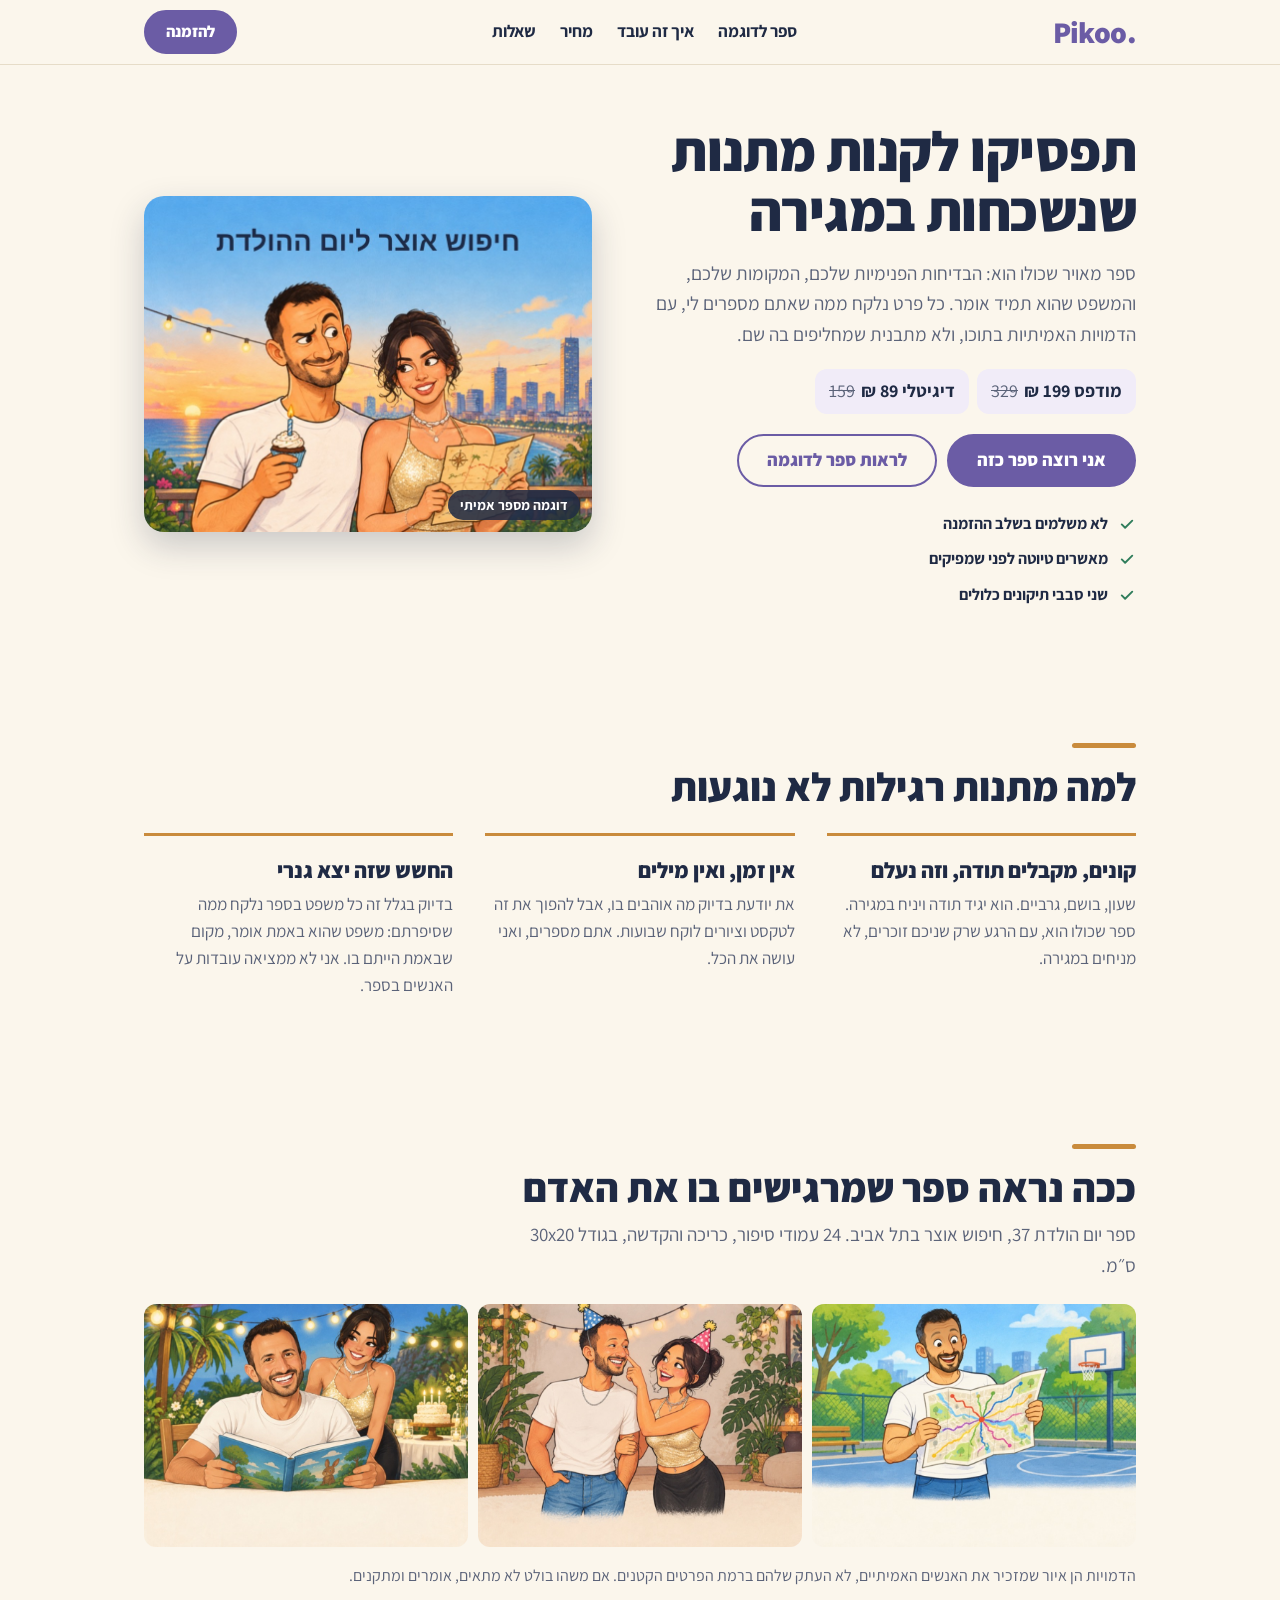
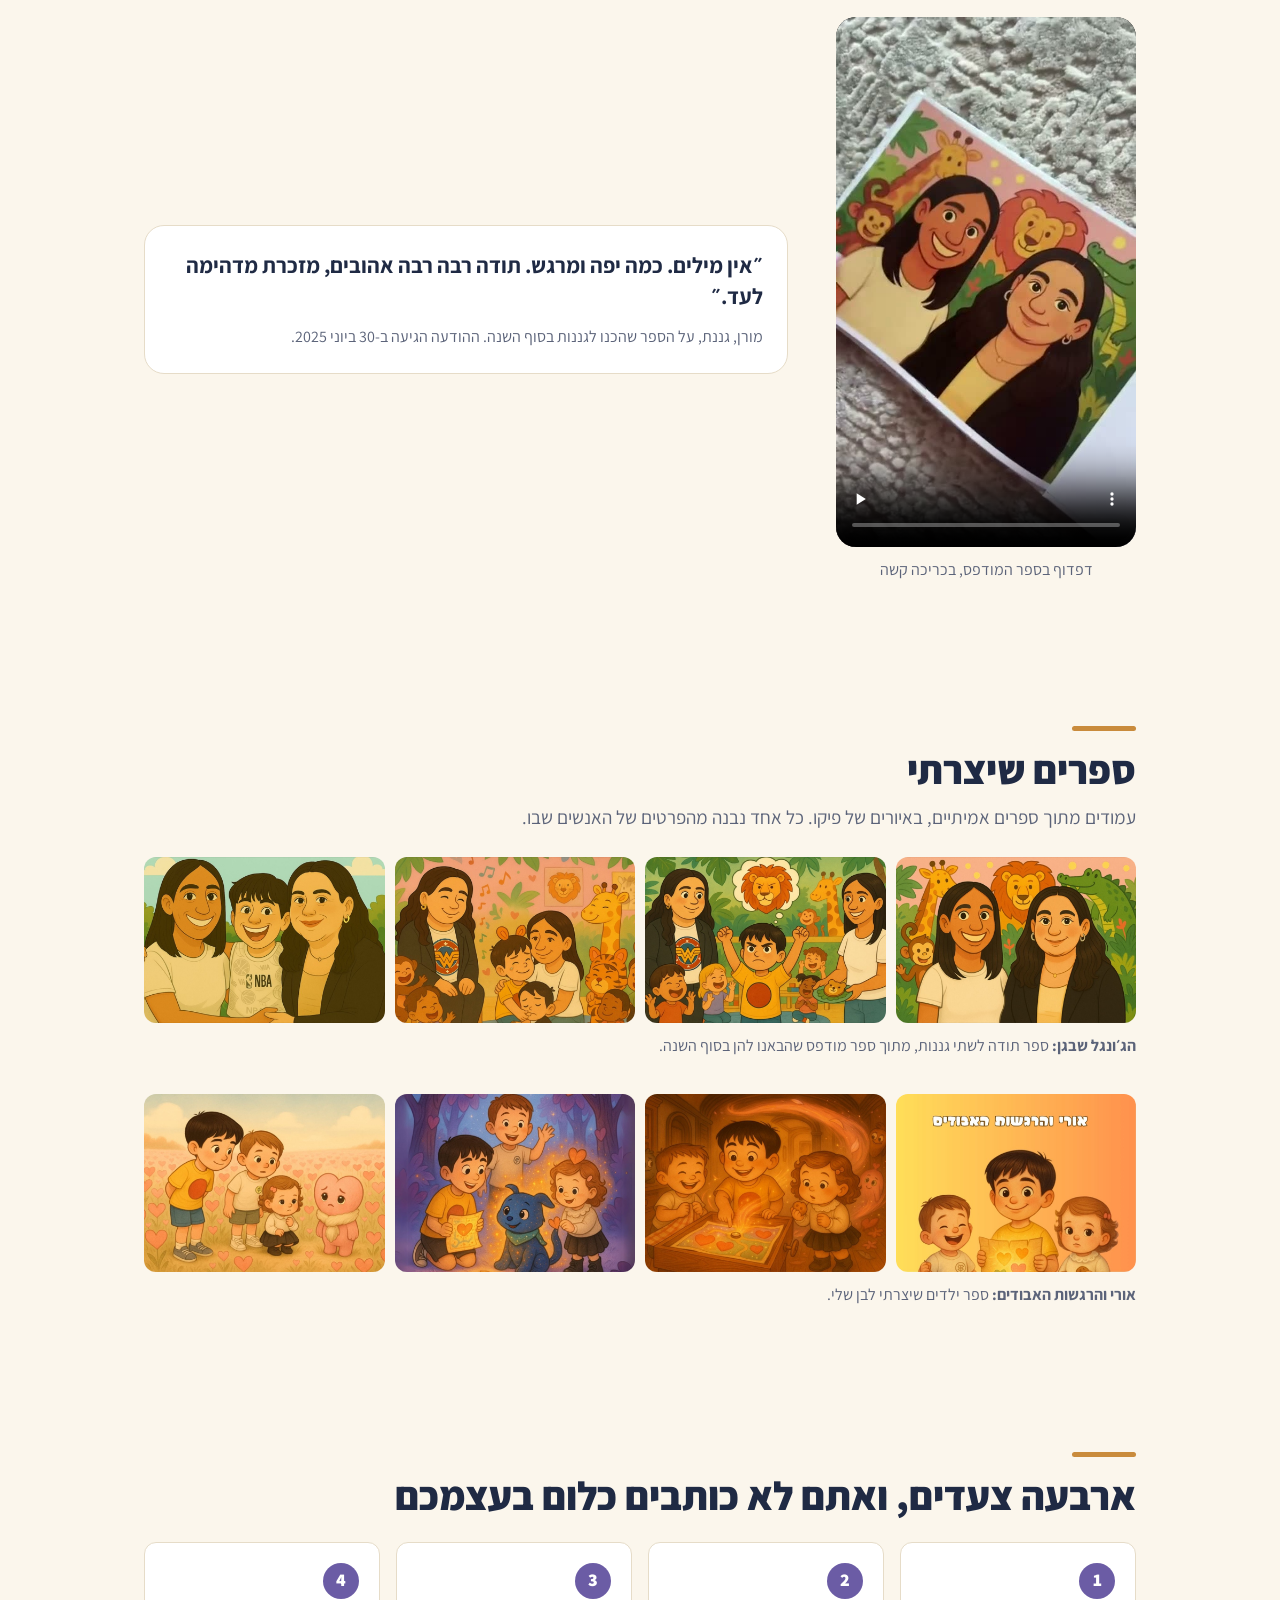
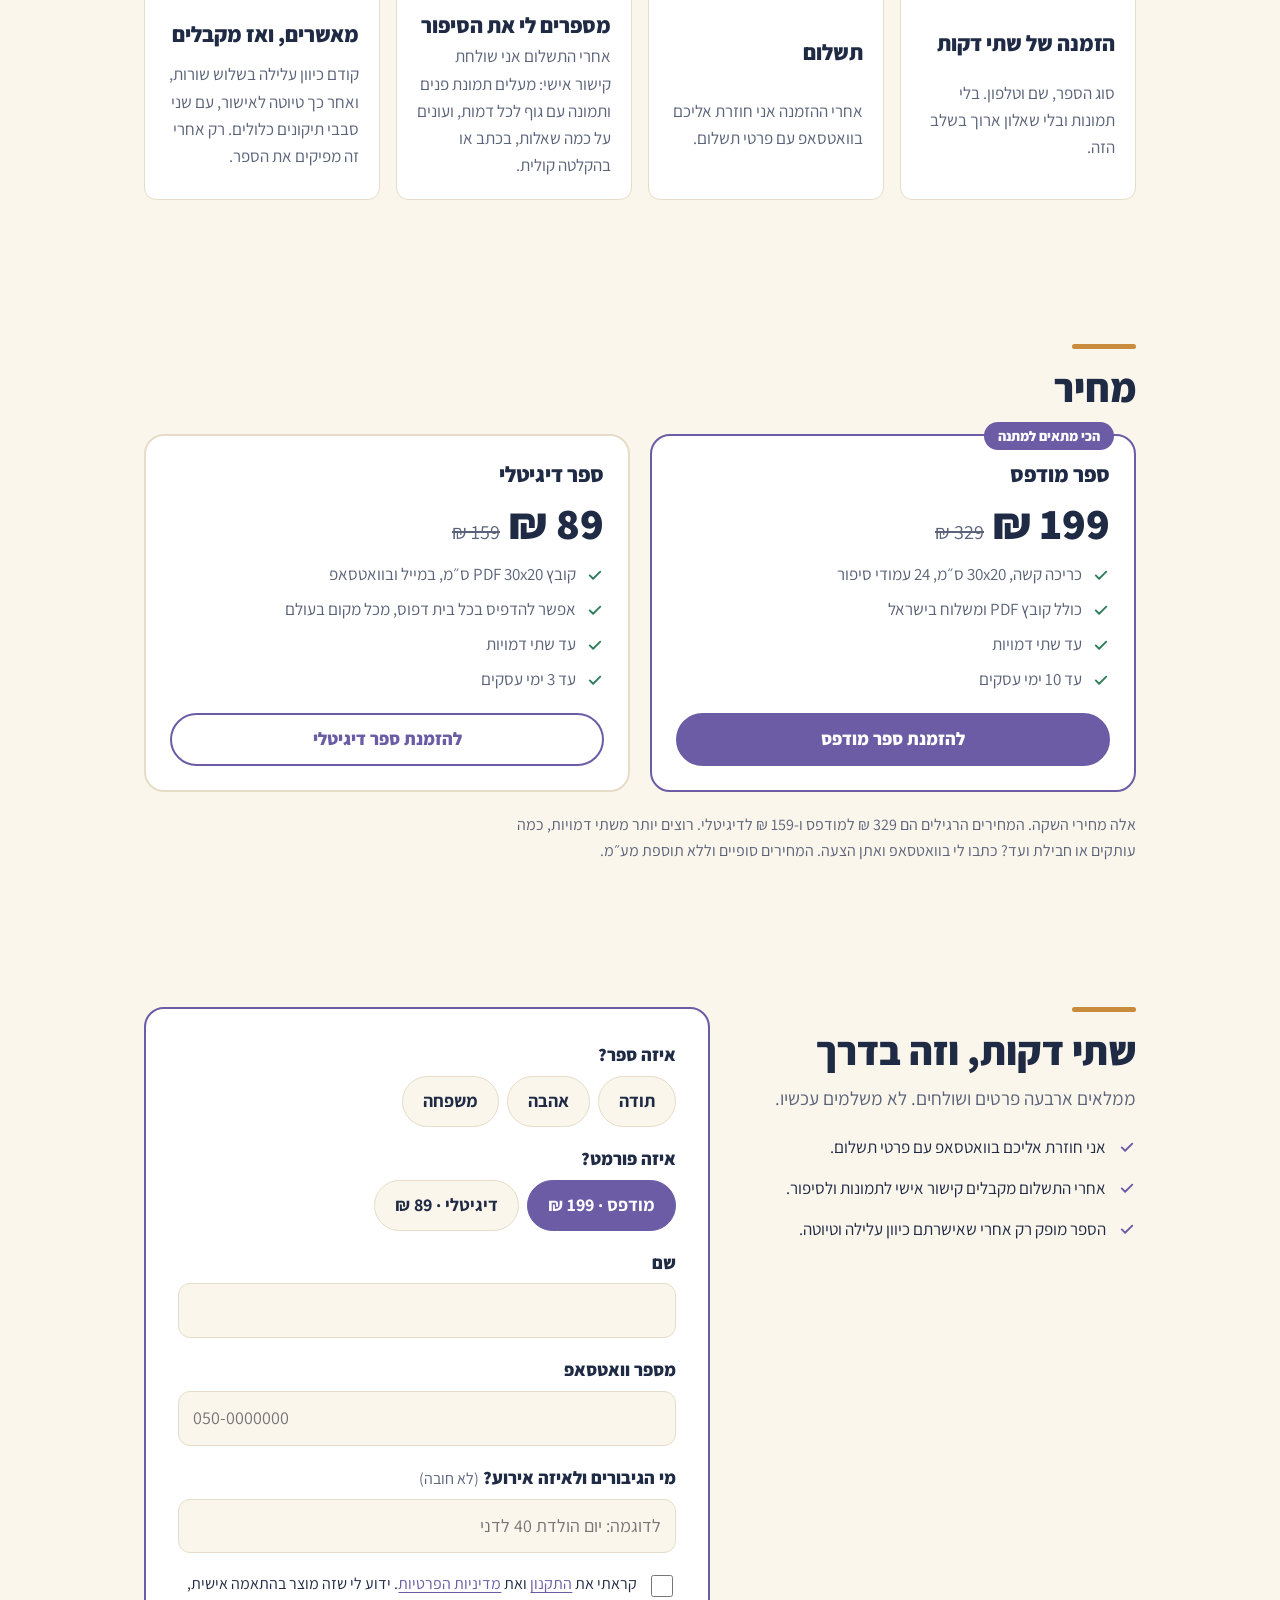
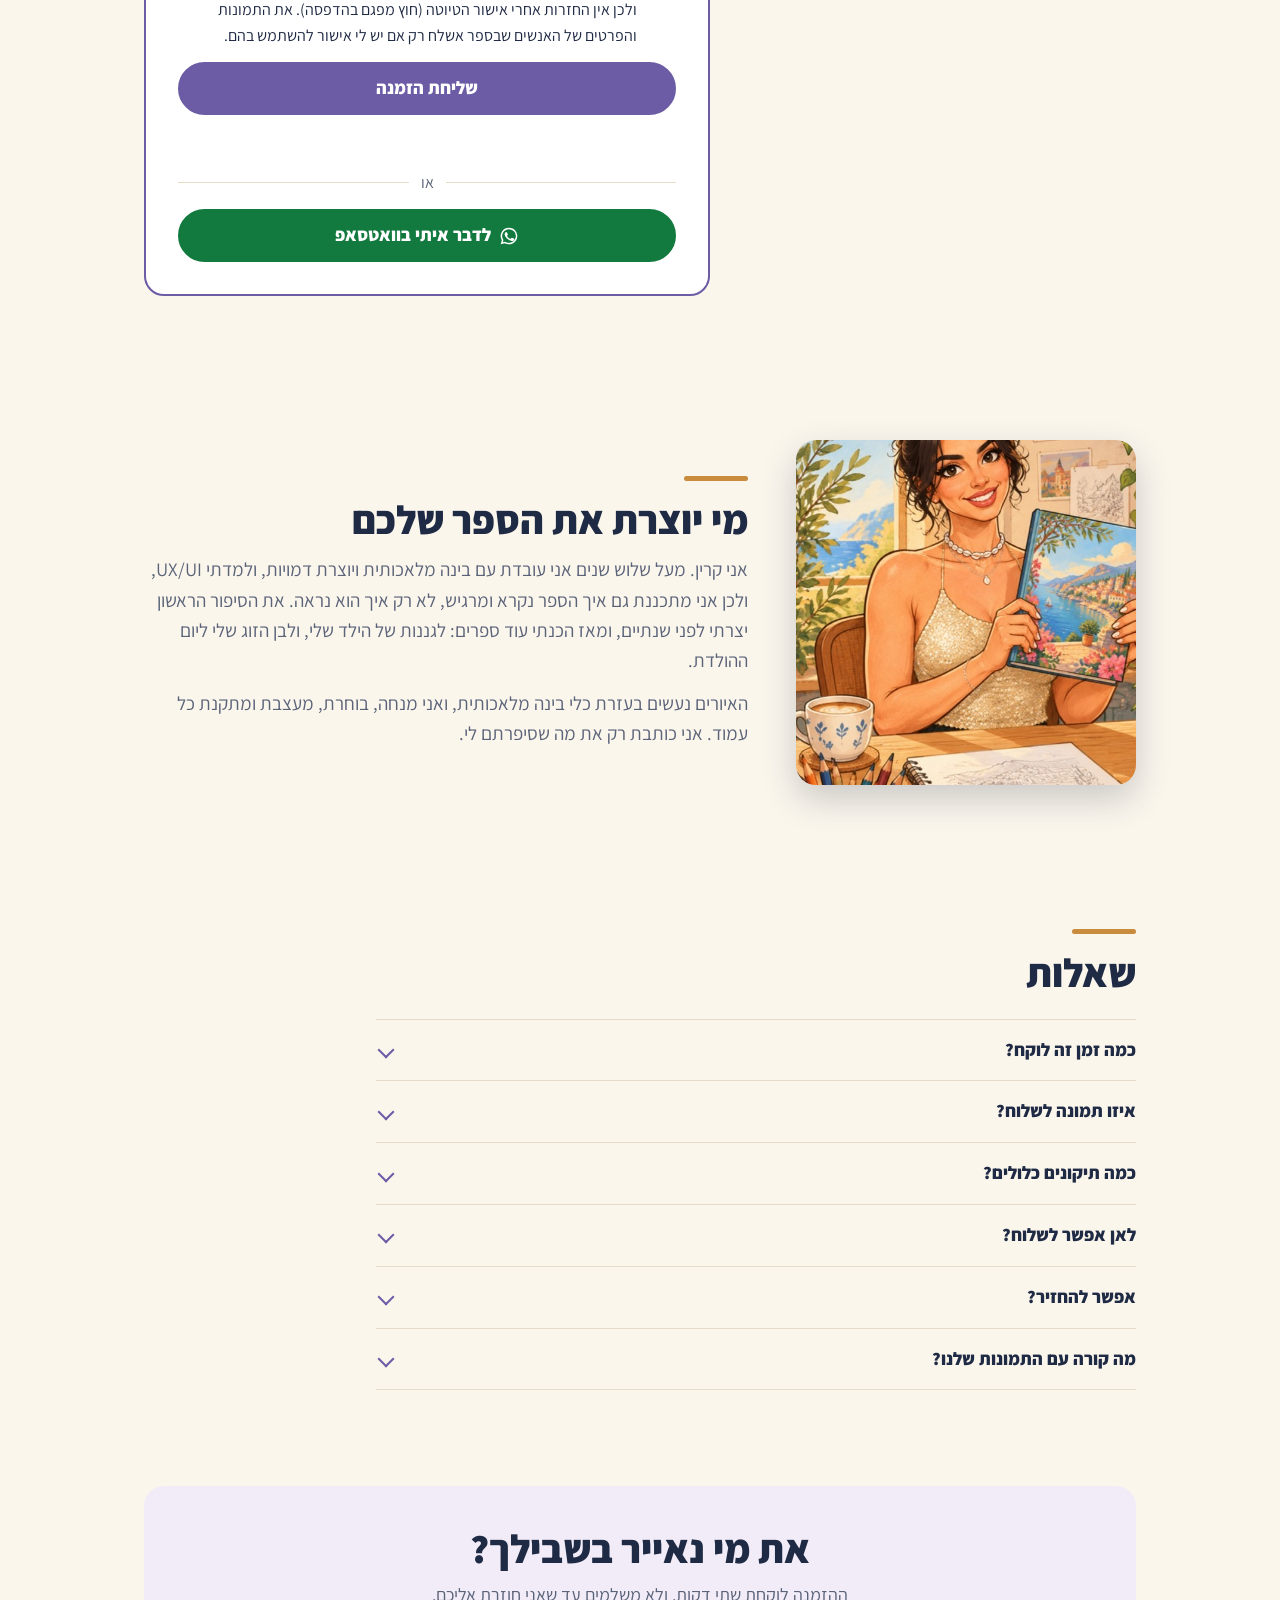
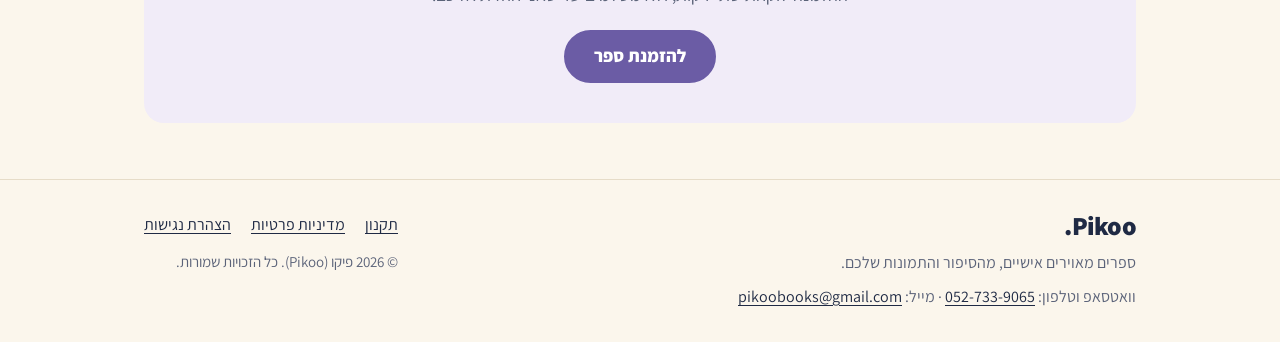
<file: index.html>
<!doctype html>
<html lang="he" dir="rtl">
<head>
<meta charset="utf-8">
<meta name="viewport" content="width=device-width,initial-scale=1,viewport-fit=cover">
<title>פיקו Pikoo: ספר מאויר אישי, מהסיפור והתמונות שלכם</title>
<meta name="description" content="ספר מאויר אישי על מי שאוהבים, שנכתב מהפרטים שרק אתם מכירים, עם הדמויות האמיתיות בתוכו. דיגיטלי 89 ₪, מודפס בכריכה קשה 199 ₪.">
<link rel="canonical" href="https://karinzikvashvili.github.io/pikoo/">
<meta name="theme-color" content="#FBF6EC" media="(prefers-color-scheme:light)">
<meta name="theme-color" content="#171A2B" media="(prefers-color-scheme:dark)">
<link rel="icon" href="favicon.svg" type="image/svg+xml">
<meta property="og:type" content="website">
<meta property="og:locale" content="he_IL">
<meta property="og:site_name" content="פיקו Pikoo">
<meta property="og:url" content="https://karinzikvashvili.github.io/pikoo/">
<meta property="og:title" content="פיקו Pikoo: ספר מאויר אישי">
<meta property="og:description" content="ספר מאויר על מי שאוהבים, שנכתב מפרטים שרק אתם מכירים.">
<meta property="og:image" content="https://karinzikvashvili.github.io/pikoo/og.jpg">
<meta property="og:image:width" content="900">
<meta property="og:image:height" content="675">
<meta name="twitter:card" content="summary_large_image">
<link rel="preload" href="fonts/assistant-hebrew.woff2" as="font" type="font/woff2" crossorigin>
<link rel="stylesheet" href="css/site.css">
<script type="application/ld+json">
{"@context":"https://schema.org","@type":"Product","name":"ספר מאויר אישי של פיקו","description":"ספר מאויר אישי, 24 עמודי סיפור, שנכתב ומאויר מהסיפור והתמונות של המזמינים.","brand":{"@type":"Brand","name":"Pikoo"},"image":"https://karinzikvashvili.github.io/pikoo/og.jpg","offers":[{"@type":"Offer","name":"ספר מודפס בכריכה קשה","price":"199","priceCurrency":"ILS","availability":"https://schema.org/InStock","url":"https://karinzikvashvili.github.io/pikoo/#order"},{"@type":"Offer","name":"ספר דיגיטלי (PDF)","price":"89","priceCurrency":"ILS","availability":"https://schema.org/InStock","url":"https://karinzikvashvili.github.io/pikoo/#order"}]}
</script>
</head>
<body>
<a class="skip" href="#main">דילוג לתוכן</a>
<header class="top"><div class="wrap">
  <a class="mark" href="#top" aria-label="Pikoo, לראש הדף">Pikoo.</a>
  <nav class="nav" aria-label="ניווט ראשי">
    <a href="#sample">ספר לדוגמה</a><a href="#how">איך זה עובד</a><a href="#price">מחיר</a><a href="#faq">שאלות</a>
  </nav>
  <a class="btn small" href="#order">להזמנה</a>
</div></header>

<main id="main"><div class="wrap" id="top">

<section class="hero">
  <div>
    <h1>תפסיקו לקנות מתנות שנשכחות במגירה</h1>
    <p class="lead">ספר מאויר שכולו הוא: הבדיחות הפנימיות שלכם, המקומות שלכם, והמשפט שהוא תמיד אומר. כל פרט נלקח ממה שאתם מספרים לי, עם הדמויות האמיתיות בתוכו, ולא מתבנית שמחליפים בה שם.</p>
    <div class="offer" aria-label="מחירים">
      <span>מודפס 199 ₪<s><span class="sr">במקום </span>329</s></span>
      <span>דיגיטלי 89 ₪<s><span class="sr">במקום </span>159</s></span>
    </div>
    <div class="cta"><a class="btn" href="#order">אני רוצה ספר כזה</a><a class="btn ghost" href="#sample">לראות ספר לדוגמה</a></div>
    <ul class="assure">
      <li><svg width="18" height="18" viewBox="0 0 24 24" fill="none" stroke="currentColor" stroke-width="2.5" stroke-linecap="round" stroke-linejoin="round" aria-hidden="true"><path d="M5 12.5l4.5 4.5L19 7.500"/></svg>לא משלמים בשלב ההזמנה</li>
      <li><svg width="18" height="18" viewBox="0 0 24 24" fill="none" stroke="currentColor" stroke-width="2.5" stroke-linecap="round" stroke-linejoin="round" aria-hidden="true"><path d="M5 12.5l4.5 4.5L19 7.500"/></svg>מאשרים טיוטה לפני שמפיקים</li>
      <li><svg width="18" height="18" viewBox="0 0 24 24" fill="none" stroke="currentColor" stroke-width="2.5" stroke-linecap="round" stroke-linejoin="round" aria-hidden="true"><path d="M5 12.5l4.5 4.5L19 7.500"/></svg>שני סבבי תיקונים כלולים</li>
    </ul>
  </div>
  <figure class="book">
    <img src="img/cover.jpg" alt="כריכת ספר לדוגמה: חיפוש אוצר ליום ההולדת. זוג מאויר על רקע קו החוף של תל אביב" width="900" height="675" fetchpriority="high">
    <span class="tagline">דוגמה מספר אמיתי</span>
  </figure>
</section>

<section aria-labelledby="h-pain">
  <div class="sec-head"><span class="bar" aria-hidden="true"></span>
  <h2 id="h-pain">למה מתנות רגילות לא נוגעות</h2></div>
  <div class="why">
    <div><h3>קונים, מקבלים תודה, וזה נעלם</h3><p>שעון, בושם, גרביים. הוא יגיד תודה ויניח במגירה. ספר שכולו הוא, עם הרגע שרק שניכם זוכרים, לא מניחים במגירה.</p></div>
    <div><h3>אין זמן, ואין מילים</h3><p>את יודעת בדיוק מה אוהבים בו, אבל להפוך את זה לטקסט וציורים לוקח שבועות. אתם מספרים, ואני עושה את הכל.</p></div>
    <div><h3>החשש שזה יצא גנרי</h3><p>בדיוק בגלל זה כל משפט בספר נלקח ממה שסיפרתם: משפט שהוא באמת אומר, מקום שבאמת הייתם בו. אני לא ממציאה עובדות על האנשים בספר.</p></div>
  </div>
</section>

<section id="sample" aria-labelledby="h-sample">
  <div class="sec-head"><span class="bar" aria-hidden="true"></span>
  <h2 id="h-sample">ככה נראה ספר שמרגישים בו את האדם</h2>
  <p class="lead">ספר יום הולדת 37, חיפוש אוצר בתל אביב. 24 עמודי סיפור, כריכה והקדשה, בגודל 30x20 ס״מ.</p></div>
  <div class="gallery" tabindex="0" role="group" aria-label="עמודים מהספר חיפוש אוצר ליום ההולדת">
    <img src="img/map.jpg" alt="עמוד מהספר: מפה" loading="lazy" width="900" height="675">
    <img src="img/party.jpg" alt="עמוד מהספר: הרגע שבו שניהם מצחיקים אחד את השני" loading="lazy" width="900" height="675">
    <img src="img/end.jpg" alt="עמוד מהספר: הסוף, עם הספר בידיים" loading="lazy" width="900" height="675">
  </div>
  <p class="hint note">הדמויות הן איור שמזכיר את האנשים האמיתיים, לא העתק שלהם ברמת הפרטים הקטנים. אם משהו בולט לא מתאים, אומרים ומתקנים.</p>
  <div class="proof2">
    <figure>
      <video controls preload="none" playsinline poster="img/video-poster.jpg" aria-label="דפדוף בספר המודפס" width="480" height="848"><source src="pikoo-video.mp4" type="video/mp4"></video>
      <figcaption>דפדוף בספר המודפס, בכריכה קשה</figcaption>
    </figure>
    <blockquote class="quote">
      <p>״אין מילים. כמה יפה ומרגש. תודה רבה רבה אהובים, מזכרת מדהימה לעד.״</p>
      <footer>מורן, גננת, על הספר שהכנו לגננות בסוף השנה. ההודעה הגיעה ב-30 ביוני 2025.</footer>
    </blockquote>
  </div>
</section>

<section aria-labelledby="h-books">
  <div class="sec-head"><span class="bar" aria-hidden="true"></span>
  <h2 id="h-books">ספרים שיצרתי</h2>
  <p class="lead">עמודים מתוך ספרים אמיתיים, באיורים של פיקו. כל אחד נבנה מהפרטים של האנשים שבו.</p></div>
  <div class="more">
    <figure>
      <div class="gallery four" tabindex="0" role="group" aria-label="עמודים מהספר הג׳ונגל שבגן"><img src="img/t02.jpg" alt="מורן ורינת בג׳ונגל" loading="lazy" width="900" height="621"><img src="img/t05.jpg" alt="הילדים חוגגים" loading="lazy" width="900" height="621"><img src="img/t09.jpg" alt="גננת מחבקת ילדים" loading="lazy" width="900" height="621"><img src="img/t13.jpg" alt="ילד עם שתי הגננות" loading="lazy" width="900" height="621"></div>
      <figcaption><b>הג׳ונגל שבגן:</b> ספר תודה לשתי גננות, מתוך ספר מודפס שהבאנו להן בסוף השנה.</figcaption>
    </figure>
    <figure>
      <div class="gallery four" tabindex="0" role="group" aria-label="עמודים מהספר אורי והרגשות האבודים"><img src="img/u01.jpg" alt="כריכה: אורי והרגשות האבודים" loading="lazy" width="900" height="667"><img src="img/u05.jpg" alt="עמוד מהספר אורי והרגשות האבודים" loading="lazy" width="900" height="667"><img src="img/u09.jpg" alt="עמוד מהספר אורי והרגשות האבודים" loading="lazy" width="900" height="667"><img src="img/u15.jpg" alt="עמוד מהספר אורי והרגשות האבודים" loading="lazy" width="900" height="667"></div>
      <figcaption><b>אורי והרגשות האבודים:</b> ספר ילדים שיצרתי לבן שלי.</figcaption>
    </figure>
  </div>
</section>

<section id="how" aria-labelledby="h-how">
  <div class="sec-head"><span class="bar" aria-hidden="true"></span>
  <h2 id="h-how">ארבעה צעדים, ואתם לא כותבים כלום בעצמכם</h2></div>
  <ol class="steps">
    <li><h3>הזמנה של שתי דקות</h3><p>סוג הספר, שם וטלפון. בלי תמונות ובלי שאלון ארוך בשלב הזה.</p></li>
    <li><h3>תשלום</h3><p>אחרי ההזמנה אני חוזרת אליכם בוואטסאפ עם פרטי תשלום.</p></li>
    <li><h3>מספרים לי את הסיפור</h3><p>אחרי התשלום אני שולחת קישור אישי: מעלים תמונת פנים ותמונה עם גוף לכל דמות, ועונים על כמה שאלות, בכתב או בהקלטה קולית.</p></li>
    <li><h3>מאשרים, ואז מקבלים</h3><p>קודם כיוון עלילה בשלוש שורות, ואחר כך טיוטה לאישור, עם שני סבבי תיקונים כלולים. רק אחרי זה מפיקים את הספר.</p></li>
  </ol>
</section>

<section id="price" aria-labelledby="h-price">
  <div class="sec-head"><span class="bar" aria-hidden="true"></span>
  <h2 id="h-price">מחיר</h2></div>
  <div class="cards">
    <div class="card rec"><span class="tag">הכי מתאים למתנה</span>
      <h3>ספר מודפס</h3>
      <div class="price">199 ₪<s><span class="sr">במקום </span>329 ₪</s></div>
      <ul><li><svg width="18" height="18" viewBox="0 0 24 24" fill="none" stroke="currentColor" stroke-width="2.5" stroke-linecap="round" stroke-linejoin="round" aria-hidden="true"><path d="M5 12.5l4.5 4.5L19 7.500"/></svg>כריכה קשה, 30x20 ס״מ, 24 עמודי סיפור</li><li><svg width="18" height="18" viewBox="0 0 24 24" fill="none" stroke="currentColor" stroke-width="2.5" stroke-linecap="round" stroke-linejoin="round" aria-hidden="true"><path d="M5 12.5l4.5 4.5L19 7.500"/></svg>כולל קובץ PDF ומשלוח בישראל</li><li><svg width="18" height="18" viewBox="0 0 24 24" fill="none" stroke="currentColor" stroke-width="2.5" stroke-linecap="round" stroke-linejoin="round" aria-hidden="true"><path d="M5 12.5l4.5 4.5L19 7.500"/></svg>עד שתי דמויות</li><li><svg width="18" height="18" viewBox="0 0 24 24" fill="none" stroke="currentColor" stroke-width="2.5" stroke-linecap="round" stroke-linejoin="round" aria-hidden="true"><path d="M5 12.5l4.5 4.5L19 7.500"/></svg>עד 10 ימי עסקים</li></ul>
      <a class="btn" href="#order" data-fmt="f2">להזמנת ספר מודפס</a>
    </div>
    <div class="card">
      <h3>ספר דיגיטלי</h3>
      <div class="price">89 ₪<s><span class="sr">במקום </span>159 ₪</s></div>
      <ul><li><svg width="18" height="18" viewBox="0 0 24 24" fill="none" stroke="currentColor" stroke-width="2.5" stroke-linecap="round" stroke-linejoin="round" aria-hidden="true"><path d="M5 12.5l4.5 4.5L19 7.500"/></svg>קובץ PDF 30x20 ס״מ, במייל ובוואטסאפ</li><li><svg width="18" height="18" viewBox="0 0 24 24" fill="none" stroke="currentColor" stroke-width="2.5" stroke-linecap="round" stroke-linejoin="round" aria-hidden="true"><path d="M5 12.5l4.5 4.5L19 7.500"/></svg>אפשר להדפיס בכל בית דפוס, מכל מקום בעולם</li><li><svg width="18" height="18" viewBox="0 0 24 24" fill="none" stroke="currentColor" stroke-width="2.5" stroke-linecap="round" stroke-linejoin="round" aria-hidden="true"><path d="M5 12.5l4.5 4.5L19 7.500"/></svg>עד שתי דמויות</li><li><svg width="18" height="18" viewBox="0 0 24 24" fill="none" stroke="currentColor" stroke-width="2.5" stroke-linecap="round" stroke-linejoin="round" aria-hidden="true"><path d="M5 12.5l4.5 4.5L19 7.500"/></svg>עד 3 ימי עסקים</li></ul>
      <a class="btn ghost" href="#order" data-fmt="f1">להזמנת ספר דיגיטלי</a>
    </div>
  </div>
  <p class="extras">אלה מחירי השקה. המחירים הרגילים הם 329 ₪ למודפס ו-159 ₪ לדיגיטלי. רוצים יותר משתי דמויות, כמה עותקים או חבילת ועד? כתבו לי בוואטסאפ ואתן הצעה. המחירים סופיים וללא תוספת מע״מ.</p>
</section>

<section id="order" aria-labelledby="h-order">
  <div class="order">
    <div>
      <span class="bar" aria-hidden="true"></span>
      <h2 id="h-order">שתי דקות, וזה בדרך</h2>
      <p class="lead" style="margin-top:10px">ממלאים ארבעה פרטים ושולחים. לא משלמים עכשיו.</p>
      <ul class="next">
        <li><svg width="18" height="18" viewBox="0 0 24 24" fill="none" stroke="currentColor" stroke-width="2.5" stroke-linecap="round" stroke-linejoin="round" aria-hidden="true"><path d="M5 12.5l4.5 4.5L19 7.500"/></svg><span>אני חוזרת אליכם בוואטסאפ עם פרטי תשלום.</span></li>
        <li><svg width="18" height="18" viewBox="0 0 24 24" fill="none" stroke="currentColor" stroke-width="2.5" stroke-linecap="round" stroke-linejoin="round" aria-hidden="true"><path d="M5 12.5l4.5 4.5L19 7.500"/></svg><span>אחרי התשלום מקבלים קישור אישי לתמונות ולסיפור.</span></li>
        <li><svg width="18" height="18" viewBox="0 0 24 24" fill="none" stroke="currentColor" stroke-width="2.5" stroke-linecap="round" stroke-linejoin="round" aria-hidden="true"><path d="M5 12.5l4.5 4.5L19 7.500"/></svg><span>הספר מופק רק אחרי שאישרתם כיוון עלילה וטיוטה.</span></li>
      </ul>
    </div>
    <form class="form" id="form" novalidate>
      <fieldset class="field"><legend>איזה ספר?</legend>
        <div class="choices">
          <div class="choice"><input type="radio" name="line" id="l1" value="תודה"><label for="l1">תודה</label></div>
          <div class="choice"><input type="radio" name="line" id="l2" value="אהבה"><label for="l2">אהבה</label></div>
          <div class="choice"><input type="radio" name="line" id="l3" value="משפחה"><label for="l3">משפחה</label></div>
        </div><span class="err" id="e-line"></span></fieldset>
      <fieldset class="field"><legend>איזה פורמט?</legend>
        <div class="choices">
          <div class="choice"><input type="radio" name="fmt" id="f2" value="מודפס (199 ₪)" checked><label for="f2">מודפס · 199 ₪</label></div>
          <div class="choice"><input type="radio" name="fmt" id="f1" value="דיגיטלי (89 ₪)"><label for="f1">דיגיטלי · 89 ₪</label></div>
        </div></fieldset>
      <div class="field"><label for="cname">שם</label><input type="text" id="cname" autocomplete="name" aria-describedby="e-cname"><span class="err" id="e-cname"></span></div>
      <div class="field"><label for="phone">מספר וואטסאפ</label><input type="tel" id="phone" autocomplete="tel" placeholder="050-0000000" dir="ltr" inputmode="tel" aria-describedby="e-phone"><span class="err" id="e-phone"></span></div>
      <div class="field"><label for="note">מי הגיבורים ולאיזה אירוע? <span class="hint">(לא חובה)</span></label><input type="text" id="note" placeholder="לדוגמה: יום הולדת 40 לדני"></div>
      <input type="text" id="website" class="hp" tabindex="-1" autocomplete="off" aria-hidden="true">
      <div class="check"><input type="checkbox" id="ok" aria-describedby="e-ok"><label for="ok">קראתי את <a href="terms.html" target="_blank" rel="noopener">התקנון</a> ואת <a href="privacy.html" target="_blank" rel="noopener">מדיניות הפרטיות</a>. ידוע לי שזה מוצר בהתאמה אישית, ולכן אין החזרות אחרי אישור הטיוטה (חוץ מפגם בהדפסה). את התמונות והפרטים של האנשים שבספר אשלח רק אם יש לי אישור להשתמש בהם.</label></div>
      <span class="err" id="e-ok" style="display:block;margin-bottom:14px"></span>
      <button class="btn" type="submit" id="send" style="width:100%">שליחת הזמנה</button>
      <div class="status" id="status" role="status" aria-live="polite"></div>
      <div class="or">או</div>
      <a class="btn wa" id="wa" style="width:100%" href="https://wa.me/972527339065" target="_blank" rel="noopener"><svg width="20" height="20" viewBox="0 0 24 24" fill="currentColor" aria-hidden="true"><path d="M12 2a10 10 0 0 0-8.600 15.100L2 22l5-1.300A10 10 0 1 0 12 2zm0 1.800a8.200 8.200 0 1 1-4.200 15.250l-.3-.18-2.950.770.790-2.880-.2-.3A8.200 8.200 0 0 1 12 3.800zM8.500 7.300c-.2 0-.5.070-.75.350-.26.280-1 .970-1 2.370s1.020 2.750 1.160 2.940c.14.190 2 3.050 4.850 4.280 2.370 1.020 2.850.820 3.370.770.520-.050 1.670-.680 1.900-1.340.240-.660.240-1.220.170-1.340-.070-.120-.260-.190-.540-.330-.280-.140-1.670-.820-1.930-.920-.260-.090-.450-.140-.640.140-.190.280-.730.920-.900 1.110-.160.190-.330.210-.610.070-.280-.140-1.200-.440-2.280-1.400-.840-.750-1.410-1.680-1.580-1.960-.160-.280-.020-.430.120-.570.130-.130.280-.330.420-.490.140-.170.190-.280.280-.470.090-.190.050-.350-.020-.490-.070-.140-.630-1.530-.870-2.090-.230-.550-.460-.470-.640-.480z"/></svg>לדבר איתי בוואטסאפ</a>
    </form>
  </div>
</section>

<section class="about" aria-labelledby="h-about">
  <img src="img/karin-portrait.jpg" alt="איור של קרין, יוצרת פיקו, מחזיקה ספר מאויר" loading="lazy" width="570" height="578">
  <div>
    <span class="bar" aria-hidden="true"></span>
    <h2 id="h-about">מי יוצרת את הספר שלכם</h2>
    <p class="lead" style="margin-top:12px">אני קרין. מעל שלוש שנים אני עובדת עם בינה מלאכותית ויוצרת דמויות, ולמדתי UX/UI, ולכן אני מתכננת גם איך הספר נקרא ומרגיש, לא רק איך הוא נראה. את הסיפור הראשון יצרתי לפני שנתיים, ומאז הכנתי עוד ספרים: לגננות של הילד שלי, ולבן הזוג שלי ליום ההולדת.</p>
    <p class="lead">האיורים נעשים בעזרת כלי בינה מלאכותית, ואני מנחה, בוחרת, מעצבת ומתקנת כל עמוד. אני כותבת רק את מה שסיפרתם לי.</p>
  </div>
</section>

<section id="faq" aria-labelledby="h-faq">
  <div class="sec-head"><span class="bar" aria-hidden="true"></span>
  <h2 id="h-faq">שאלות</h2></div>
  <div class="faq">
  <details><summary>כמה זמן זה לוקח?</summary><p>ספר דיגיטלי: עד 3 ימי עסקים. ספר מודפס: עד 10 ימי עסקים, כולל משלוח. הספירה מתחילה כשקיבלתי תשלום, את הסיפור ואת התמונות, ונעצרת בזמן שאתם בודקים טיוטה. צריכים תאריך מסוים? כתבו לי ואבדוק אם אפשר.</p></details>
  <details><summary>איזו תמונה לשלוח?</summary><p>לכל דמות: תמונת פנים ברורה וטבעית, ותמונה אחת שרואים בה את הגוף. בלי משקפי שמש ובלי פילטרים. מעלים אותן בקישור האישי שמקבלים אחרי התשלום.</p></details>
  <details><summary>כמה תיקונים כלולים?</summary><p>שני סבבי תיקונים. בכל סבב אתם אומרים מה לשנות, ואני מתקנת.</p></details>
  <details><summary>לאן אפשר לשלוח?</summary><p>ספר מודפס נשלח לכתובות בישראל בלבד. ספר דיגיטלי אפשר להזמין מכל מקום בעולם.</p></details>
  <details><summary>אפשר להחזיר?</summary><p>ספר הוא מוצר בהתאמה אישית, ולכן אין החזרות אחרי אישור הטיוטה, חוץ מפגם בהדפסה. הפרטים המלאים <a href="terms.html">בתקנון</a>.</p></details>
  <details><summary>מה קורה עם התמונות שלנו?</summary><p>שם, טלפון ופרטי ההזמנה נשמרים בגיליון פרטי ובמייל של פיקו, בגישת בעלת העסק בלבד. להכנת האיורים אני משתמשת בכלי עיצוב ובינה מלאכותית (Canva). התמונות משמשות רק להכנת האיורים ונמחקות בסיום ההפקה. המידע לא נמסר לאחרים, חוץ ממה שנדרש לבית דפוס ולשירות משלוחים. הפרטים המלאים <a href="privacy.html">במדיניות הפרטיות</a>.</p></details>
  </div>
</section>

<div class="closing">
  <h2>את מי נאייר בשבילך?</h2>
  <p>ההזמנה לוקחת שתי דקות, ולא משלמים עד שאני חוזרת אליכם.</p>
  <div class="cta"><a class="btn" href="#order">להזמנת ספר</a></div>
</div>

</div></main>

<footer class="foot"><div class="wrap">
  <div>
    <a class="mark" href="#top" aria-label="Pikoo, לראש הדף">Pikoo.</a>
    <p style="margin-top:8px">ספרים מאוירים אישיים, מהסיפור והתמונות שלכם.</p>
    <p style="margin-top:8px">וואטסאפ וטלפון: <a href="https://wa.me/972527339065" target="_blank" rel="noopener"><bdi dir="ltr">052-733-9065</bdi></a> · מייל: <a href="mailto:pikoobooks@gmail.com"><bdi dir="ltr">pikoobooks@gmail.com</bdi></a></p>
  </div>
  <div>
    <nav aria-label="קישורי מידע"><a href="terms.html">תקנון</a><a href="privacy.html">מדיניות פרטיות</a><a href="accessibility.html">הצהרת נגישות</a></nav>
    <p style="margin-top:12px"><small>© <span id="yr">2026</span> פיקו (Pikoo). כל הזכויות שמורות.</small></p>
  </div>
</div></footer>

<div class="sticky"><a class="btn" href="#order">להזמנה</a><a class="btn wa" id="wa2" href="https://wa.me/972527339065" target="_blank" rel="noopener"><svg width="20" height="20" viewBox="0 0 24 24" fill="currentColor" aria-hidden="true"><path d="M12 2a10 10 0 0 0-8.600 15.100L2 22l5-1.300A10 10 0 1 0 12 2zm0 1.800a8.200 8.200 0 1 1-4.200 15.250l-.3-.18-2.950.770.790-2.880-.2-.3A8.200 8.200 0 0 1 12 3.800zM8.500 7.300c-.2 0-.5.070-.75.350-.26.280-1 .970-1 2.370s1.020 2.750 1.160 2.940c.14.190 2 3.050 4.850 4.280 2.370 1.020 2.850.820 3.370.770.520-.050 1.670-.680 1.900-1.340.240-.660.240-1.220.170-1.340-.070-.120-.260-.190-.540-.330-.280-.140-1.670-.820-1.930-.920-.260-.090-.450-.140-.640.140-.190.280-.730.920-.900 1.110-.160.190-.330.210-.610.070-.280-.140-1.200-.440-2.280-1.400-.840-.750-1.410-1.680-1.580-1.960-.160-.280-.020-.430.120-.570.130-.130.280-.330.420-.490.140-.170.190-.280.280-.470.090-.190.050-.350-.020-.490-.070-.140-.630-1.530-.870-2.090-.230-.550-.460-.470-.640-.480z"/></svg>וואטסאפ</a></div>

<script>
(function(){
  var SCRIPT_URL="https://script.google.com/macros/s/AKfycbzPmQh5xQ8qxsZ8nbKefd9BK188Abw25yx2C8t7xrqy7LwY0lcm_efcXIiAoqYudZ_pvg/exec", WA="972527339065";
  var $=function(s){return document.querySelector(s)};
  $("#yr").textContent=new Date().getFullYear();
  function radio(n){var r=document.querySelector('input[name="'+n+'"]:checked');return r?r.value:""}
  function status(t,k){var s=$("#status");s.textContent=t;s.className="status"+(k?" "+k:"")}
  function waLink(){var l=radio("line"),f=radio("fmt"),n=$("#cname").value.trim();
    var t="היי, ראיתי את פיקו ואשמח לפרטים על ספר מאויר"+(l?" ("+l+")":"")+(f?", "+f:"")+(n?". שמי "+n:"")+".";
    return "https://wa.me/"+WA+"?text="+encodeURIComponent(t)}
  function setWa(){var h=waLink();$("#wa").href=h;$("#wa2").href=h}
  setWa();$("#cname").addEventListener("input",setWa);
  document.querySelectorAll("input[name=line],input[name=fmt]").forEach(function(r){r.addEventListener("change",setWa)});
  document.querySelectorAll("[data-fmt]").forEach(function(a){a.addEventListener("click",function(){$("#"+a.dataset.fmt).checked=true;setWa()})});
  function err(id,msg,input){$("#e-"+id).textContent=msg||"";if(input){if(msg)input.setAttribute("aria-invalid","true");else input.removeAttribute("aria-invalid")}}
  function check(){var first=null;
    function bad(id,msg,el){err(id,msg,el&&el.type!=="radio"&&el.type!=="checkbox"?el:null);if(msg&&!first)first=el}
    bad("line",radio("line")?"":"בחרו סוג ספר",$("#l1"));
    bad("cname",$("#cname").value.trim()?"":"כתבו שם",$("#cname"));
    bad("phone",$("#phone").value.replace(/\D/g,"").length>=9?"":"כתבו מספר וואטסאפ תקין",$("#phone"));
    bad("ok",$("#ok").checked?"":"צריך לאשר את התנאים כדי לשלוח",$("#ok"));
    return first}
  $("#form").addEventListener("submit",function(e){
    e.preventDefault();
    var first=check();if(first){status("חסרים פרטים, ראו למעלה.","bad");first.focus();return}
    var btn=$("#send");btn.disabled=true;status("שולחים...");
    var d={line:radio("line"),fmt:radio("fmt"),name:$("#cname").value.trim(),phone:$("#phone").value.trim(),occasion:$("#note").value.trim(),heroes:$("#note").value.trim(),website:$("#website").value};
    if(!SCRIPT_URL){window.location.href=waLink();return}
    fetch(SCRIPT_URL,{method:"POST",mode:"no-cors",headers:{"Content-Type":"text/plain;charset=utf-8"},body:JSON.stringify(d)})
      .then(function(){status("ההזמנה התקבלה! אני חוזרת אליכם בוואטסאפ עם פרטי תשלום.","ok")})
      .catch(function(){btn.disabled=false;status("השליחה נכשלה. אפשר לדבר איתי בוואטסאפ במקום.","bad")})});
})();
</script>
</body>
</html>
</file>
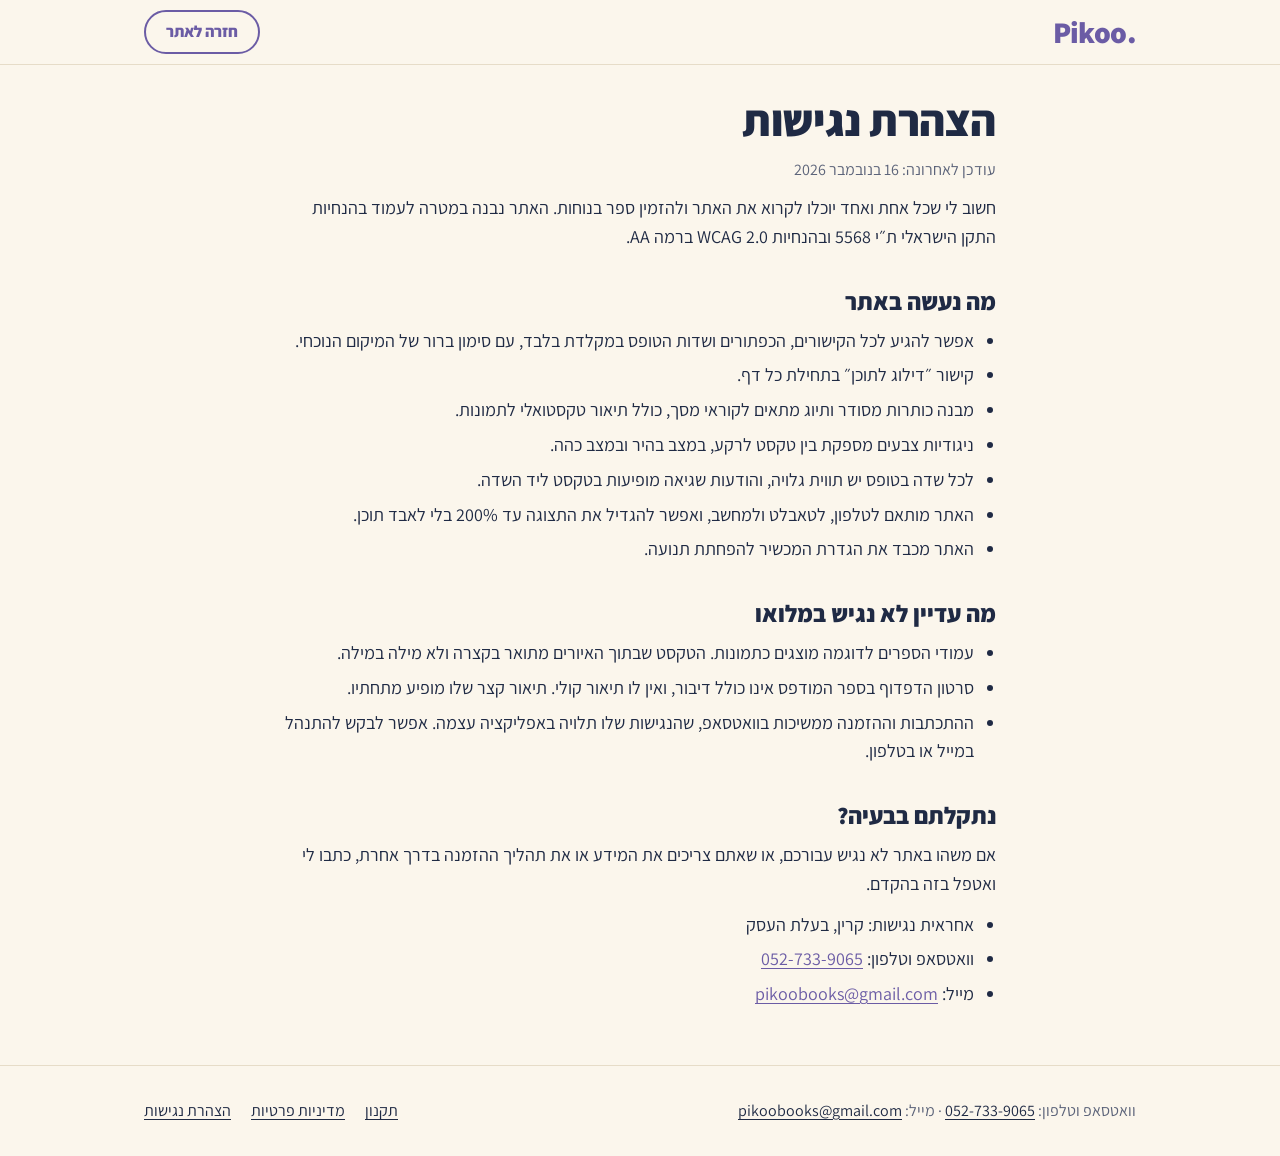
<file: accessibility.html>
<!doctype html>
<html lang="he" dir="rtl">
<head>
<meta charset="utf-8">
<meta name="viewport" content="width=device-width,initial-scale=1">
<title>הצהרת נגישות | פיקו Pikoo</title>
<meta name="description" content="הצהרת הנגישות של אתר פיקו: מה נעשה כדי שהאתר יהיה נגיש, מה עוד לא, ואיך פונים.">
<link rel="icon" href="favicon.svg" type="image/svg+xml">
<link rel="stylesheet" href="css/site.css">
</head>
<body>
<a class="skip" href="#main">דילוג לתוכן</a>
<header class="top"><div class="wrap">
  <a class="mark" href="./" aria-label="Pikoo, לדף הבית">Pikoo.</a>
  <a class="btn small ghost" href="./">חזרה לאתר</a>
</div></header>
<main id="main"><div class="wrap doc">
<h1>הצהרת נגישות</h1>
<p class="updated">עודכן לאחרונה: 16 בנובמבר 2026</p>
<p>חשוב לי שכל אחת ואחד יוכלו לקרוא את האתר ולהזמין ספר בנוחות. האתר נבנה במטרה לעמוד בהנחיות התקן הישראלי ת״י 5568 ובהנחיות WCAG 2.0 ברמה AA.</p>

<h2>מה נעשה באתר</h2>
<ul>
<li>אפשר להגיע לכל הקישורים, הכפתורים ושדות הטופס במקלדת בלבד, עם סימון ברור של המיקום הנוכחי.</li>
<li>קישור ״דילוג לתוכן״ בתחילת כל דף.</li>
<li>מבנה כותרות מסודר ותיוג מתאים לקוראי מסך, כולל תיאור טקסטואלי לתמונות.</li>
<li>ניגודיות צבעים מספקת בין טקסט לרקע, במצב בהיר ובמצב כהה.</li>
<li>לכל שדה בטופס יש תווית גלויה, והודעות שגיאה מופיעות בטקסט ליד השדה.</li>
<li>האתר מותאם לטלפון, לטאבלט ולמחשב, ואפשר להגדיל את התצוגה עד 200% בלי לאבד תוכן.</li>
<li>האתר מכבד את הגדרת המכשיר להפחתת תנועה.</li>
</ul>

<h2>מה עדיין לא נגיש במלואו</h2>
<ul>
<li>עמודי הספרים לדוגמה מוצגים כתמונות. הטקסט שבתוך האיורים מתואר בקצרה ולא מילה במילה.</li>
<li>סרטון הדפדוף בספר המודפס אינו כולל דיבור, ואין לו תיאור קולי. תיאור קצר שלו מופיע מתחתיו.</li>
<li>ההתכתבות וההזמנה ממשיכות בוואטסאפ, שהנגישות שלו תלויה באפליקציה עצמה. אפשר לבקש להתנהל במייל או בטלפון.</li>
</ul>

<h2>נתקלתם בבעיה?</h2>
<p>אם משהו באתר לא נגיש עבורכם, או שאתם צריכים את המידע או את תהליך ההזמנה בדרך אחרת, כתבו לי ואטפל בזה בהקדם.</p>
<ul>
<li>אחראית נגישות: קרין, בעלת העסק</li>
<li>וואטסאפ וטלפון: <a href="https://wa.me/972527339065"><bdi dir="ltr">052-733-9065</bdi></a></li>
<li>מייל: <a href="mailto:pikoobooks@gmail.com"><bdi dir="ltr">pikoobooks@gmail.com</bdi></a></li>
</ul>
</div></main>
<footer class="foot plain"><div class="wrap">
  <div><p>וואטסאפ וטלפון: <a href="https://wa.me/972527339065"><bdi dir="ltr">052-733-9065</bdi></a> · מייל: <a href="mailto:pikoobooks@gmail.com"><bdi dir="ltr">pikoobooks@gmail.com</bdi></a></p></div>
  <nav aria-label="קישורי מידע"><a href="terms.html">תקנון</a><a href="privacy.html">מדיניות פרטיות</a><a href="accessibility.html">הצהרת נגישות</a></nav>
</div></footer>
</body>
</html>
</file>
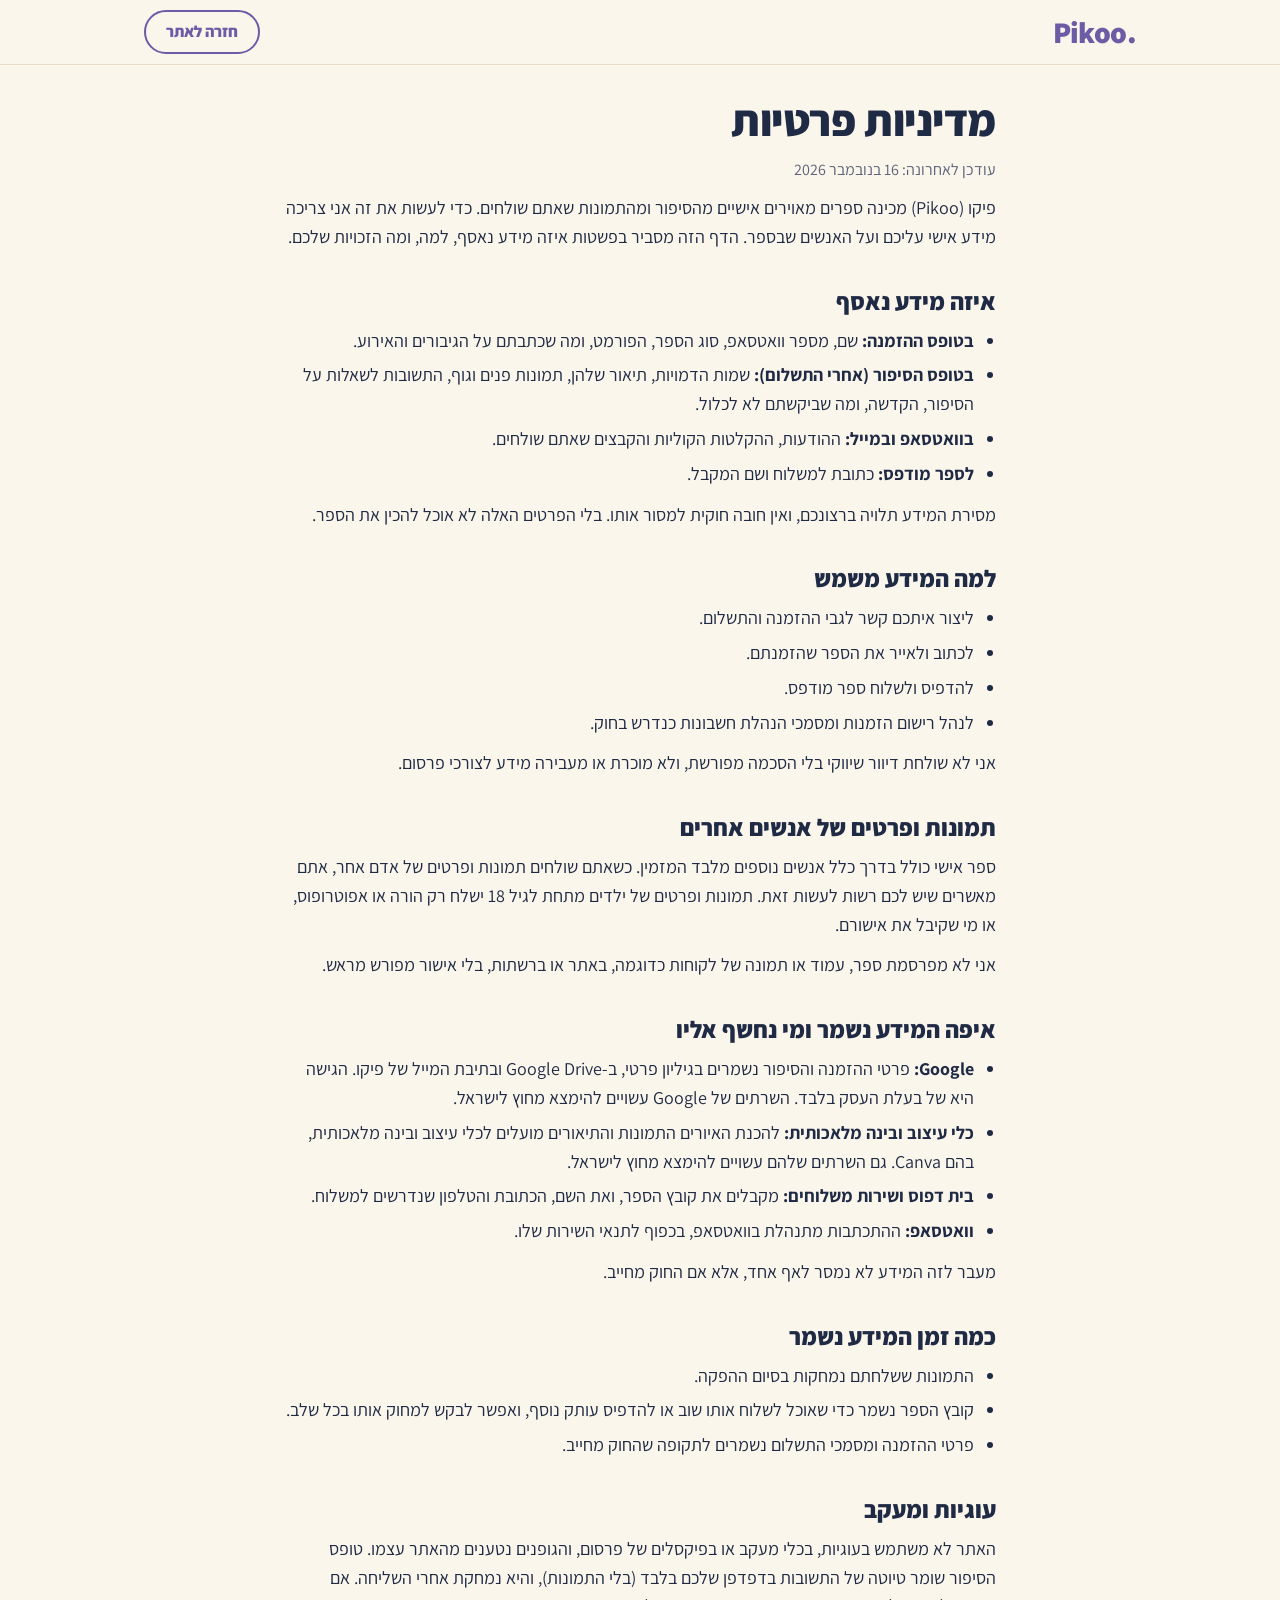
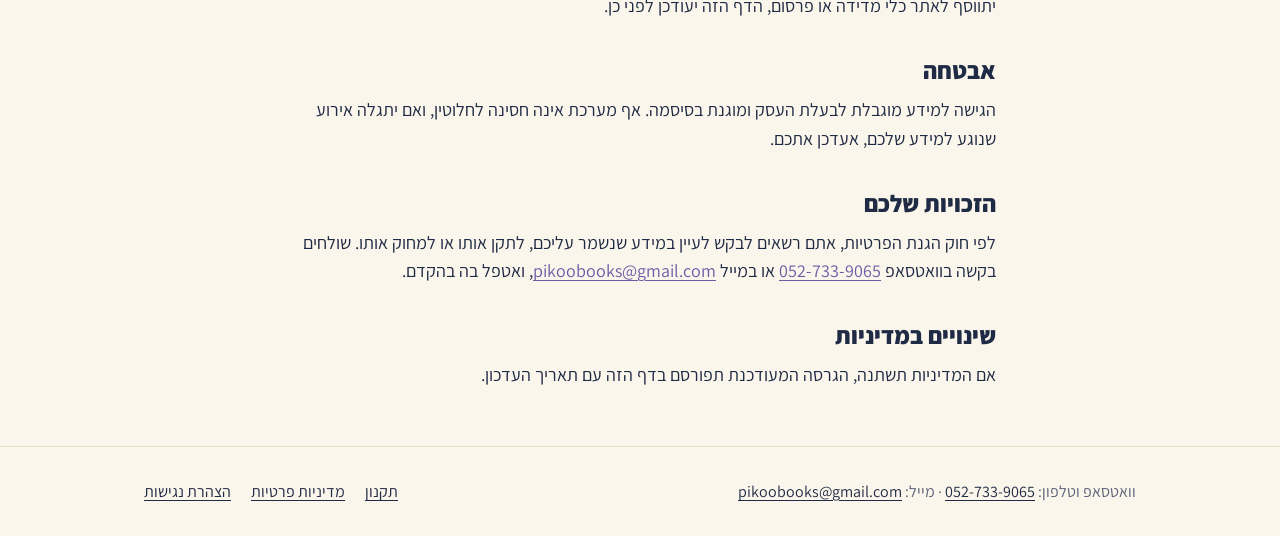
<file: privacy.html>
<!doctype html>
<html lang="he" dir="rtl">
<head>
<meta charset="utf-8">
<meta name="viewport" content="width=device-width,initial-scale=1">
<title>מדיניות פרטיות | פיקו Pikoo</title>
<meta name="description" content="איזה מידע פיקו אוספת, למה, איפה הוא נשמר ואיך מבקשים לראות, לתקן או למחוק אותו.">
<link rel="icon" href="favicon.svg" type="image/svg+xml">
<link rel="stylesheet" href="css/site.css">
</head>
<body>
<a class="skip" href="#main">דילוג לתוכן</a>
<header class="top"><div class="wrap">
  <a class="mark" href="./" aria-label="Pikoo, לדף הבית">Pikoo.</a>
  <a class="btn small ghost" href="./">חזרה לאתר</a>
</div></header>
<main id="main"><div class="wrap doc">
<h1>מדיניות פרטיות</h1>
<p class="updated">עודכן לאחרונה: 16 בנובמבר 2026</p>
<p>פיקו (Pikoo) מכינה ספרים מאוירים אישיים מהסיפור ומהתמונות שאתם שולחים. כדי לעשות את זה אני צריכה מידע אישי עליכם ועל האנשים שבספר. הדף הזה מסביר בפשטות איזה מידע נאסף, למה, ומה הזכויות שלכם.</p>

<h2>איזה מידע נאסף</h2>
<ul>
<li><b>בטופס ההזמנה:</b> שם, מספר וואטסאפ, סוג הספר, הפורמט, ומה שכתבתם על הגיבורים והאירוע.</li>
<li><b>בטופס הסיפור (אחרי התשלום):</b> שמות הדמויות, תיאור שלהן, תמונות פנים וגוף, התשובות לשאלות על הסיפור, הקדשה, ומה שביקשתם לא לכלול.</li>
<li><b>בוואטסאפ ובמייל:</b> ההודעות, ההקלטות הקוליות והקבצים שאתם שולחים.</li>
<li><b>לספר מודפס:</b> כתובת למשלוח ושם המקבל.</li>
</ul>
<p>מסירת המידע תלויה ברצונכם, ואין חובה חוקית למסור אותו. בלי הפרטים האלה לא אוכל להכין את הספר.</p>

<h2>למה המידע משמש</h2>
<ul>
<li>ליצור איתכם קשר לגבי ההזמנה והתשלום.</li>
<li>לכתוב ולאייר את הספר שהזמנתם.</li>
<li>להדפיס ולשלוח ספר מודפס.</li>
<li>לנהל רישום הזמנות ומסמכי הנהלת חשבונות כנדרש בחוק.</li>
</ul>
<p>אני לא שולחת דיוור שיווקי בלי הסכמה מפורשת, ולא מוכרת או מעבירה מידע לצורכי פרסום.</p>

<h2>תמונות ופרטים של אנשים אחרים</h2>
<p>ספר אישי כולל בדרך כלל אנשים נוספים מלבד המזמין. כשאתם שולחים תמונות ופרטים של אדם אחר, אתם מאשרים שיש לכם רשות לעשות זאת. תמונות ופרטים של ילדים מתחת לגיל 18 ישלח רק הורה או אפוטרופוס, או מי שקיבל את אישורם.</p>
<p>אני לא מפרסמת ספר, עמוד או תמונה של לקוחות כדוגמה, באתר או ברשתות, בלי אישור מפורש מראש.</p>

<h2>איפה המידע נשמר ומי נחשף אליו</h2>
<ul>
<li><b>Google:</b> פרטי ההזמנה והסיפור נשמרים בגיליון פרטי, ב-Google Drive ובתיבת המייל של פיקו. הגישה היא של בעלת העסק בלבד. השרתים של Google עשויים להימצא מחוץ לישראל.</li>
<li><b>כלי עיצוב ובינה מלאכותית:</b> להכנת האיורים התמונות והתיאורים מועלים לכלי עיצוב ובינה מלאכותית, בהם Canva. גם השרתים שלהם עשויים להימצא מחוץ לישראל.</li>
<li><b>בית דפוס ושירות משלוחים:</b> מקבלים את קובץ הספר, ואת השם, הכתובת והטלפון שנדרשים למשלוח.</li>
<li><b>וואטסאפ:</b> ההתכתבות מתנהלת בוואטסאפ, בכפוף לתנאי השירות שלו.</li>
</ul>
<p>מעבר לזה המידע לא נמסר לאף אחד, אלא אם החוק מחייב.</p>

<h2>כמה זמן המידע נשמר</h2>
<ul>
<li>התמונות ששלחתם נמחקות בסיום ההפקה.</li>
<li>קובץ הספר נשמר כדי שאוכל לשלוח אותו שוב או להדפיס עותק נוסף, ואפשר לבקש למחוק אותו בכל שלב.</li>
<li>פרטי ההזמנה ומסמכי התשלום נשמרים לתקופה שהחוק מחייב.</li>
</ul>

<h2>עוגיות ומעקב</h2>
<p>האתר לא משתמש בעוגיות, בכלי מעקב או בפיקסלים של פרסום, והגופנים נטענים מהאתר עצמו. טופס הסיפור שומר טיוטה של התשובות בדפדפן שלכם בלבד (בלי התמונות), והיא נמחקת אחרי השליחה. אם יתווסף לאתר כלי מדידה או פרסום, הדף הזה יעודכן לפני כן.</p>

<h2>אבטחה</h2>
<p>הגישה למידע מוגבלת לבעלת העסק ומוגנת בסיסמה. אף מערכת אינה חסינה לחלוטין, ואם יתגלה אירוע שנוגע למידע שלכם, אעדכן אתכם.</p>

<h2>הזכויות שלכם</h2>
<p>לפי חוק הגנת הפרטיות, אתם רשאים לבקש לעיין במידע שנשמר עליכם, לתקן אותו או למחוק אותו. שולחים בקשה בוואטסאפ <a href="https://wa.me/972527339065"><bdi dir="ltr">052-733-9065</bdi></a> או במייל <a href="mailto:pikoobooks@gmail.com"><bdi dir="ltr">pikoobooks@gmail.com</bdi></a>, ואטפל בה בהקדם.</p>

<h2>שינויים במדיניות</h2>
<p>אם המדיניות תשתנה, הגרסה המעודכנת תפורסם בדף הזה עם תאריך העדכון.</p>
</div></main>
<footer class="foot plain"><div class="wrap">
  <div><p>וואטסאפ וטלפון: <a href="https://wa.me/972527339065"><bdi dir="ltr">052-733-9065</bdi></a> · מייל: <a href="mailto:pikoobooks@gmail.com"><bdi dir="ltr">pikoobooks@gmail.com</bdi></a></p></div>
  <nav aria-label="קישורי מידע"><a href="terms.html">תקנון</a><a href="privacy.html">מדיניות פרטיות</a><a href="accessibility.html">הצהרת נגישות</a></nav>
</div></footer>
</body>
</html>
</file>
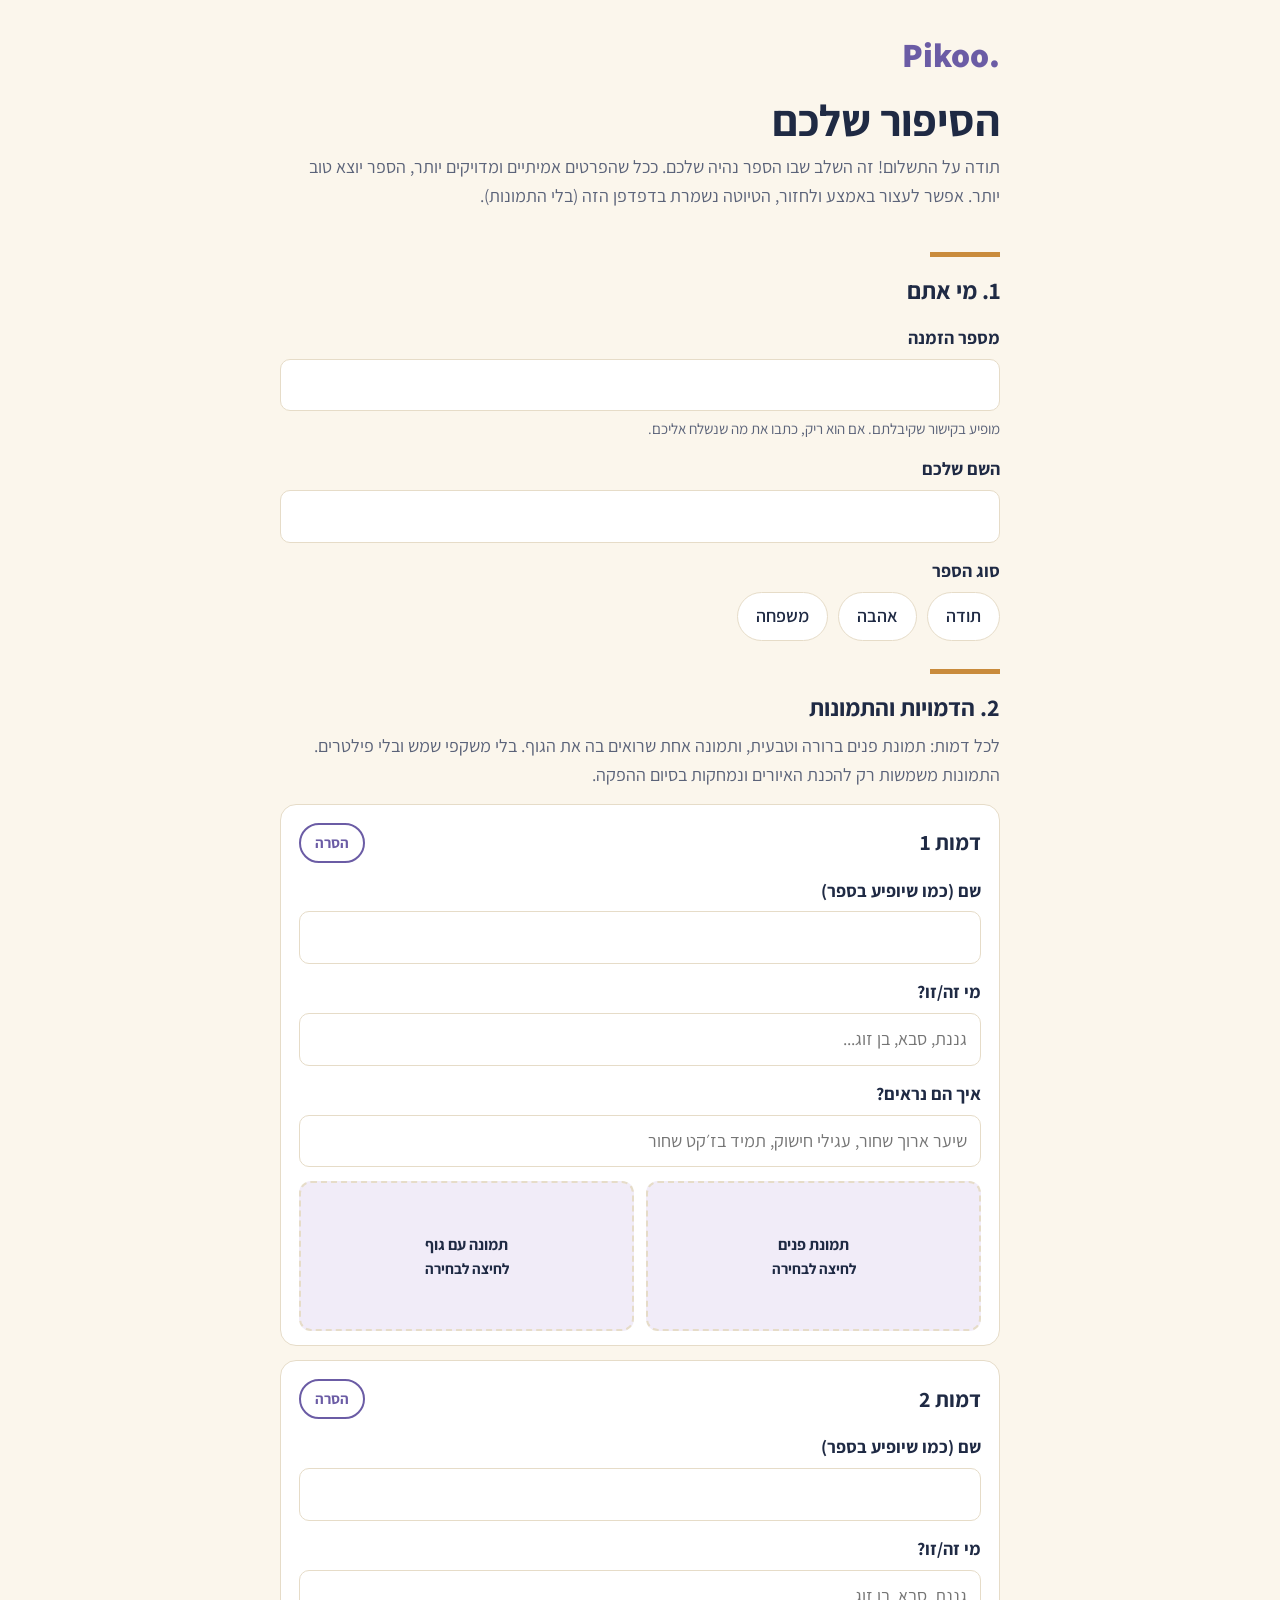
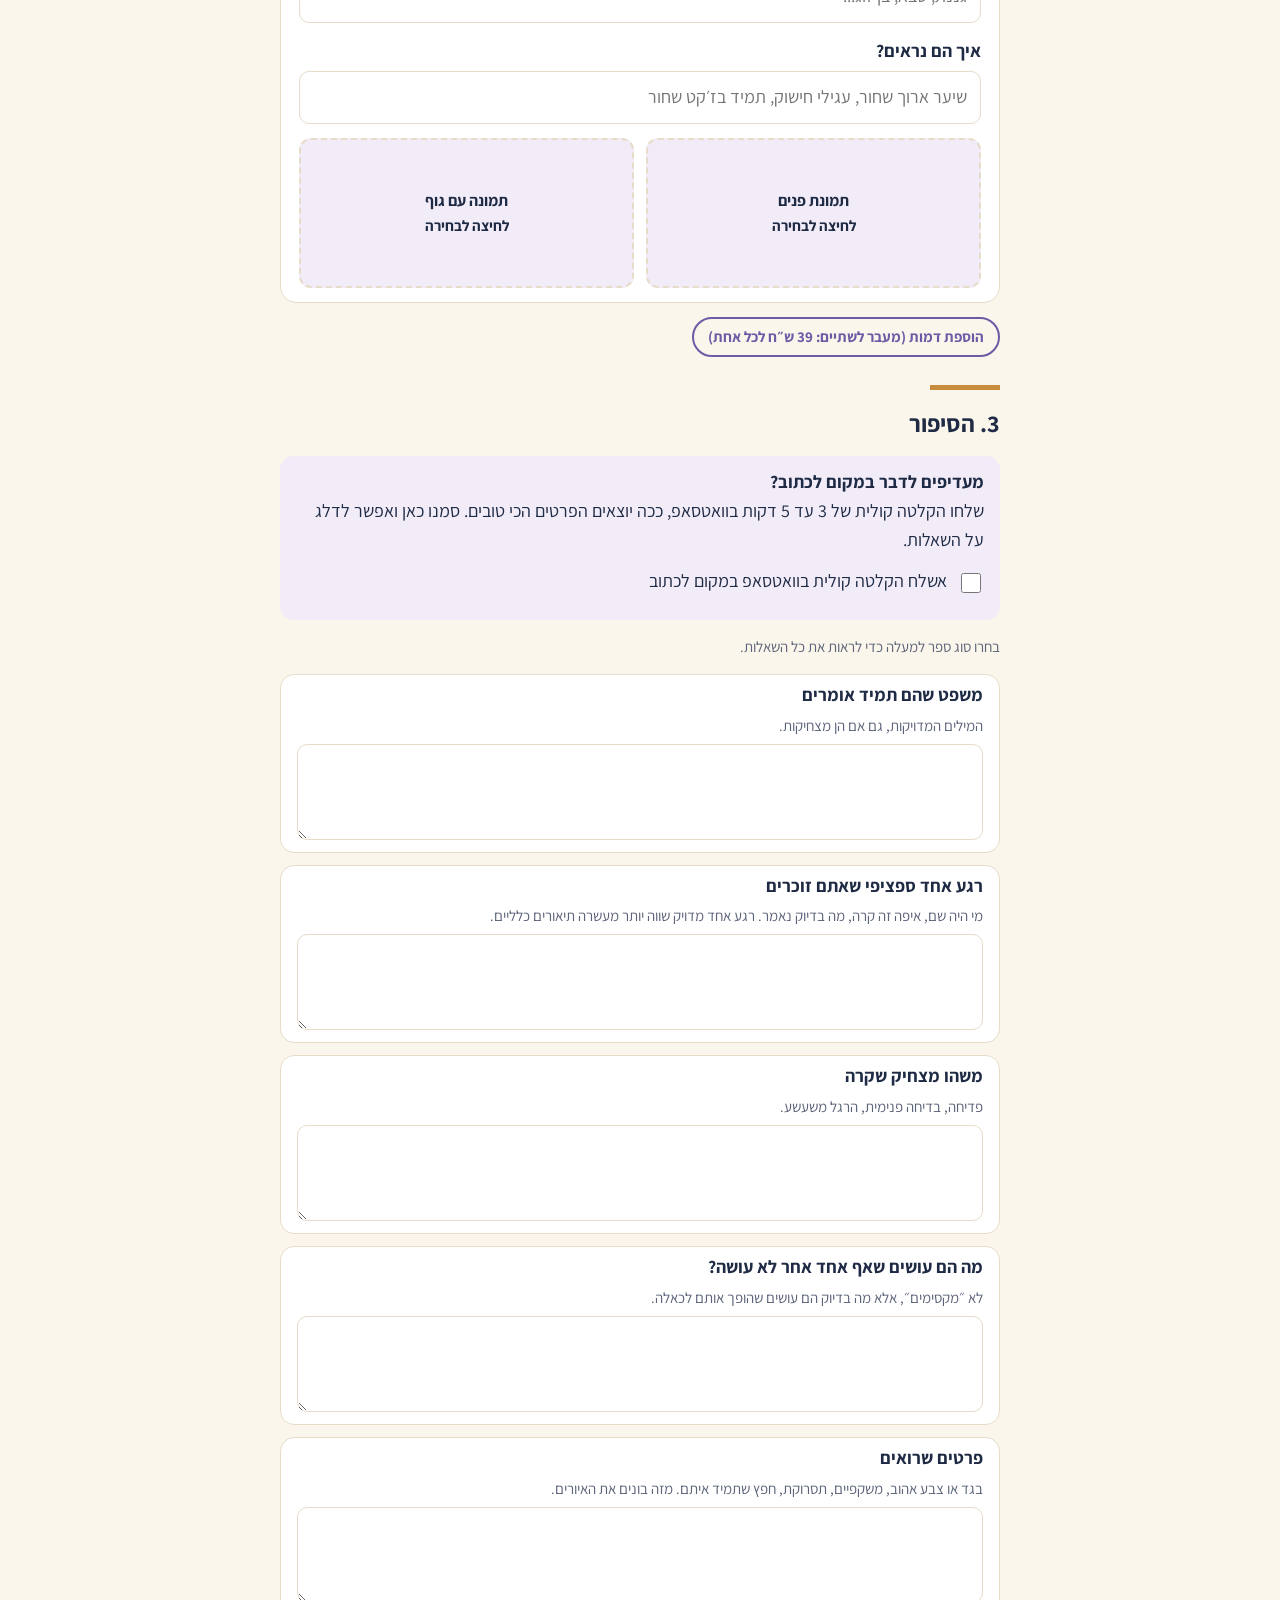
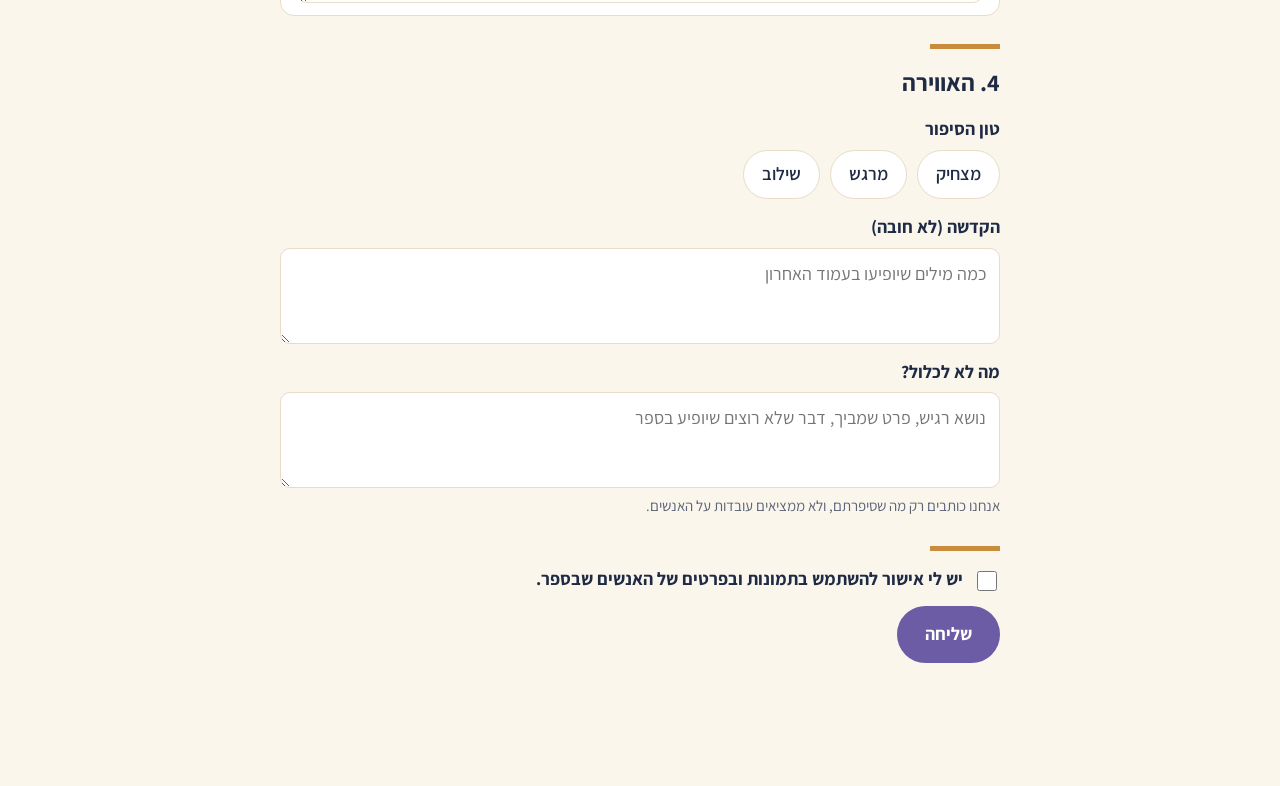
<file: story.html>
<!doctype html>
<html lang="he" dir="rtl">
<head>
<meta charset="utf-8">
<meta name="viewport" content="width=device-width,initial-scale=1">
<meta name="robots" content="noindex">
<title>הסיפור שלכם | פיקו</title>
<link rel="icon" href="favicon.svg" type="image/svg+xml">
<style>
@font-face{font-family:"Assistant";font-display:swap;font-weight:200 800;src:url(fonts/assistant-hebrew.woff2) format("woff2");unicode-range:U+0307-0308,U+0590-05FF,U+200C-2010,U+20AA,U+25CC,U+FB1D-FB4F}
@font-face{font-family:"Assistant";font-display:swap;font-weight:200 800;src:url(fonts/assistant-latin.woff2) format("woff2");unicode-range:U+0000-00FF,U+2000-206F}
:root{--bg:#FBF6EC;--paper:#fff;--ink:#1F2A44;--muted:#5B6379;--line:#E6DCC8;--accent:#6B5CA5;--accent-ink:#fff;--gold:#C98B3C;--soft:#F1ECF8;--warn:#9A3B2E;--ok:#2F7D5B}
@media (prefers-color-scheme:dark){:root:not([data-theme="light"]){--bg:#171A2B;--paper:#20243A;--ink:#F2EBDD;--muted:#AEB4C8;--line:#343A58;--accent:#B3A6E8;--accent-ink:#171A2B;--gold:#E0A55A;--soft:#2A2842;--warn:#F0A090;--ok:#6FCF9C;color-scheme:dark}}
.hp,input.hp{position:absolute!important;width:1px!important;height:1px!important;margin:-1px!important;padding:0!important;border:0!important;overflow:hidden!important;clip:rect(0 0 0 0)!important;white-space:nowrap;opacity:0;pointer-events:none;inset-inline-start:0;top:0}
*{box-sizing:border-box}
body{margin:0;background:var(--bg);color:var(--ink);font:18px/1.6 "Assistant",system-ui,-apple-system,"Segoe UI",Arial,sans-serif;padding:0 16px 80px}
.wrap{max-width:720px;margin:0 auto}
header{padding:28px 0 8px}
.mark{font-weight:800;font-size:34px;color:var(--accent);direction:ltr;display:inline-block}
h1{font-size:clamp(30px,6vw,44px);line-height:1.1;margin:14px 0 8px}
h2{font-size:24px;margin:0 0 6px}
.bar{display:block;width:70px;height:5px;background:var(--gold);margin:28px 0 14px}
.lead{color:var(--muted);margin:0 0 6px}
section{margin-top:8px}
.field{display:flex;flex-direction:column;gap:6px;margin:14px 0}
label,.legend{font-weight:700}
.hint{color:var(--muted);font-size:15px;font-weight:400}
input[type=text],input[type=tel],textarea,select{font:inherit;color:inherit;background:var(--paper);border:1.5px solid var(--line);border-radius:10px;padding:11px 13px;width:100%}
textarea{min-height:96px;resize:vertical}
input:focus,textarea:focus,select:focus{outline:3px solid var(--accent);outline-offset:1px}
.choices{display:flex;gap:10px;flex-wrap:wrap}
.choice input{position:absolute;opacity:0}
.choice label{display:block;border:1.5px solid var(--line);background:var(--paper);border-radius:999px;padding:9px 18px;cursor:pointer;font-weight:600}
.choice input:checked+label{background:var(--accent);border-color:var(--accent);color:var(--accent-ink)}
.choice input:focus-visible+label{outline:3px solid var(--accent);outline-offset:2px}
.char{background:var(--paper);border:1.5px solid var(--line);border-radius:16px;padding:6px 18px 14px;margin:14px 0}
.char h3{margin:12px 0 0;font-size:22px;display:flex;justify-content:space-between;align-items:center}
.photos{display:grid;grid-template-columns:1fr 1fr;gap:12px;margin-top:8px}
.drop{border:2px dashed var(--line);border-radius:12px;padding:12px;text-align:center;cursor:pointer;background:var(--soft);min-height:150px;display:flex;flex-direction:column;align-items:center;justify-content:center;gap:6px;font-size:15px;position:relative;overflow:hidden}
.drop img{position:absolute;inset:0;width:100%;height:100%;object-fit:cover}
.drop input{position:absolute;inset:0;opacity:0;cursor:pointer;width:100%;height:100%}
.drop b{font-size:16px}
.btn{font:inherit;font-weight:700;border:2px solid var(--accent);background:var(--accent);color:var(--accent-ink);border-radius:999px;padding:12px 26px;cursor:pointer}
.btn.ghost{background:transparent;color:var(--accent)}
.btn.small{padding:6px 14px;font-size:15px}
.btn:disabled{opacity:.6;cursor:wait}
.check{display:flex;gap:10px;align-items:flex-start;margin:12px 0;font-weight:400}
.check input{margin-top:6px;width:20px;height:20px;flex:none}
.q{background:var(--paper);border:1.5px solid var(--line);border-radius:14px;padding:6px 16px 12px;margin:12px 0}
.q .hint{margin-top:-2px}
.status{margin-top:14px;font-weight:700;min-height:1.6em}
.status.bad{color:var(--warn)}.status.ok{color:var(--ok)}
.voice{background:var(--soft);border-radius:14px;padding:12px 16px;margin:14px 0}
.done{text-align:center;padding:40px 0}
[hidden]{display:none!important}
</style>
</head>
<body>
<div class="wrap">
<header><span class="mark">Pikoo.</span>
<h1>הסיפור שלכם</h1>
<p class="lead">תודה על התשלום! זה השלב שבו הספר נהיה שלכם. ככל שהפרטים אמיתיים ומדויקים יותר, הספר יוצא טוב יותר. אפשר לעצור באמצע ולחזור, הטיוטה נשמרת בדפדפן הזה (בלי התמונות).</p></header>

<form id="form" novalidate>
<span class="bar" aria-hidden="true"></span>
<section>
  <h2>1. מי אתם</h2>
  <div class="field"><label for="order">מספר הזמנה</label><input type="text" id="order" inputmode="numeric" autocomplete="off"><span class="hint">מופיע בקישור שקיבלתם. אם הוא ריק, כתבו את מה שנשלח אליכם.</span></div>
  <div class="field"><label for="cname">השם שלכם</label><input type="text" id="cname" autocomplete="name"></div>
  <div class="field"><span class="legend">סוג הספר</span>
    <div class="choices" role="radiogroup" aria-label="סוג הספר">
      <div class="choice"><input type="radio" name="line" id="l1" value="תודה"><label for="l1">תודה</label></div>
      <div class="choice"><input type="radio" name="line" id="l2" value="אהבה"><label for="l2">אהבה</label></div>
      <div class="choice"><input type="radio" name="line" id="l3" value="משפחה"><label for="l3">משפחה</label></div>
    </div></div>
</section>

<span class="bar" aria-hidden="true"></span>
<section>
  <h2>2. הדמויות והתמונות</h2>
  <p class="lead">לכל דמות: תמונת פנים ברורה וטבעית, ותמונה אחת שרואים בה את הגוף. בלי משקפי שמש ובלי פילטרים. התמונות משמשות רק להכנת האיורים ונמחקות בסיום ההפקה.</p>
  <div id="chars"></div>
  <button type="button" class="btn ghost small" id="addChar">הוספת דמות (מעבר לשתיים: 39 ש״ח לכל אחת)</button>
</section>

<span class="bar" aria-hidden="true"></span>
<section>
  <h2>3. הסיפור</h2>
  <div class="voice"><b>מעדיפים לדבר במקום לכתוב?</b><br>שלחו הקלטה קולית של 3 עד 5 דקות בוואטסאפ, ככה יוצאים הפרטים הכי טובים. סמנו כאן ואפשר לדלג על השאלות.
    <div class="check"><input type="checkbox" id="voice"><label for="voice" style="font-weight:400">אשלח הקלטה קולית בוואטסאפ במקום לכתוב</label></div></div>
  <div id="qs"></div>
</section>

<span class="bar" aria-hidden="true"></span>
<section>
  <h2>4. האווירה</h2>
  <div class="field"><span class="legend">טון הסיפור</span>
    <div class="choices" role="radiogroup" aria-label="טון">
      <div class="choice"><input type="radio" name="tone" id="t1" value="מצחיק"><label for="t1">מצחיק</label></div>
      <div class="choice"><input type="radio" name="tone" id="t2" value="מרגש"><label for="t2">מרגש</label></div>
      <div class="choice"><input type="radio" name="tone" id="t3" value="שילוב"><label for="t3">שילוב</label></div>
    </div></div>
  <div class="field"><label for="dedication">הקדשה (לא חובה)</label><textarea id="dedication" placeholder="כמה מילים שיופיעו בעמוד האחרון"></textarea></div>
  <div class="field"><label for="avoid">מה לא לכלול?</label><textarea id="avoid" placeholder="נושא רגיש, פרט שמביך, דבר שלא רוצים שיופיע בספר"></textarea><span class="hint">אנחנו כותבים רק מה שסיפרתם, ולא ממציאים עובדות על האנשים.</span></div>
</section>

<span class="bar" aria-hidden="true"></span>
<div class="check"><input type="checkbox" id="consent"><label for="consent">יש לי אישור להשתמש בתמונות ובפרטים של האנשים שבספר.</label></div>
<input type="text" id="website" tabindex="-1" autocomplete="off" aria-hidden="true" class="hp">
<button type="button" class="btn" id="send">שליחה</button>
<div class="status" id="status" role="status"></div>
</form>

<div class="done" id="done" hidden>
  <h1>קיבלנו, תודה!</h1>
  <p class="lead">אני עוברת על הכל וחוזרת אליכם בוואטסאפ עם כיוון עלילה בשלוש שורות, לאישור, לפני שמתחילים בטיוטה. אם יש משהו שנשכח, אפשר לשלוח בוואטסאפ.</p>
</div>
</div>

<script>
(function(){
  var SCRIPT_URL = "https://script.google.com/macros/s/AKfycbzPmQh5xQ8qxsZ8nbKefd9BK188Abw25yx2C8t7xrqy7LwY0lcm_efcXIiAoqYudZ_pvg/exec";
  var KEY="pikoo-story-v1", MAXPX=1400;
  var $=function(s){return document.querySelector(s)};
  var chars=[{name:"",role:"",looks:"",face:null,body:null},{name:"",role:"",looks:"",face:null,body:null}];
  var answers={};
  var COMMON=[
    ["saying","משפט שהם תמיד אומרים","המילים המדויקות, גם אם הן מצחיקות."],
    ["moment","רגע אחד ספציפי שאתם זוכרים","מי היה שם, איפה זה קרה, מה בדיוק נאמר. רגע אחד מדויק שווה יותר מעשרה תיאורים כלליים."],
    ["funny","משהו מצחיק שקרה","פדיחה, בדיחה פנימית, הרגל משעשע."],
    ["unique","מה הם עושים שאף אחד אחר לא עושה?","לא ״מקסימים״, אלא מה בדיוק הם עושים שהופך אותם לכאלה."],
    ["visual","פרטים שרואים","בגד או צבע אהוב, משקפיים, תסרוקת, חפץ שתמיד איתם. מזה בונים את האיורים."]
  ];
  var BY={
    "תודה":[["helped","במה עזרו לילד שלכם או לכם?","סיפור אחד אמיתי."],["kids","ילדים או אנשים נוספים שירצו להופיע בסיפור","שמות, ומשהו קטן על כל אחד."],["time","כמה זמן אתם ביחד, ומה השתנה בתקופה הזאת?",""]],
    "אהבה":[["met","איך הכרתם?","הגרסה האמיתית. מה שלא רוצים שיופיע, כתבו בשדה ״מה לא לכלול״."],["knew","הרגע שבו ידעת",""],["inside","בדיחה פנימית או מילה שרק שניכם מבינים",""],["place","מקום שהוא ״שלכם״",""]],
    "משפחה":[["oldstory","סיפור מהעבר שמספרים שוב ושוב",""],["learned","מה למדתם מהם?",""],["tradition","מסורת משפחתית (ארוחת שישי, מאכל, שיר)",""],["grandkids","נכדים או ילדים שיופיעו בספר","שמות, גילאים ומשהו על כל אחד."]]
  };
  function esc(s){return String(s||"").replace(/[&<>"]/g,function(m){return {"&":"&amp;","<":"&lt;",">":"&gt;",'"':"&quot;"}[m]})}
  function line(){var r=document.querySelector('input[name=line]:checked');return r?r.value:""}
  function status(t,k){var s=$("#status");s.textContent=t;s.className="status"+(k?" "+k:"")}
  function save(){try{localStorage.setItem(KEY,JSON.stringify({order:$("#order").value,cname:$("#cname").value,line:line(),tone:(document.querySelector('input[name=tone]:checked')||{}).value||"",dedication:$("#dedication").value,avoid:$("#avoid").value,voice:$("#voice").checked,answers:answers,chars:chars.map(function(c){return{name:c.name,role:c.role,looks:c.looks}})}))}catch(e){}}
  function load(){try{var d=JSON.parse(localStorage.getItem(KEY)||"null");if(!d)return;$("#order").value=d.order||"";$("#cname").value=d.cname||"";$("#dedication").value=d.dedication||"";$("#avoid").value=d.avoid||"";$("#voice").checked=!!d.voice;answers=d.answers||{};if(d.chars&&d.chars.length)chars=d.chars.map(function(c){return{name:c.name,role:c.role,looks:c.looks,face:null,body:null}});
    if(d.line){var r=document.querySelector('input[name=line][value="'+d.line+'"]');if(r)r.checked=true}
    if(d.tone){var t=document.querySelector('input[name=tone][value="'+d.tone+'"]');if(t)t.checked=true}}catch(e){}}
  function resize(file){return new Promise(function(res,rej){
    var img=new Image(),u=URL.createObjectURL(file);
    img.onload=function(){var w=img.width,h=img.height,k=Math.min(1,MAXPX/Math.max(w,h));var c=document.createElement("canvas");c.width=Math.round(w*k);c.height=Math.round(h*k);c.getContext("2d").drawImage(img,0,0,c.width,c.height);URL.revokeObjectURL(u);res(c.toDataURL("image/jpeg",0.82))};
    img.onerror=function(){URL.revokeObjectURL(u);rej(new Error("img"))};img.src=u})}
  function renderChars(){
    var box=$("#chars");box.innerHTML="";
    chars.forEach(function(c,i){
      var d=document.createElement("div");d.className="char";
      d.innerHTML='<h3><span>דמות '+(i+1)+'</span>'+(chars.length>1?'<button type="button" class="btn ghost small" data-rm="'+i+'">הסרה</button>':'')+'</h3>'+
      '<div class="field"><label for="cn'+i+'">שם (כמו שיופיע בספר)</label><input type="text" id="cn'+i+'" data-c="'+i+'" data-k="name" value="'+esc(c.name)+'"></div>'+
      '<div class="field"><label for="cr'+i+'">מי זה/זו?</label><input type="text" id="cr'+i+'" data-c="'+i+'" data-k="role" placeholder="גננת, סבא, בן זוג..." value="'+esc(c.role)+'"></div>'+
      '<div class="field"><label for="cl'+i+'">איך הם נראים?</label><input type="text" id="cl'+i+'" data-c="'+i+'" data-k="looks" placeholder="שיער ארוך שחור, עגילי חישוק, תמיד בז׳קט שחור" value="'+esc(c.looks)+'"></div>'+
      '<div class="photos">'+
      ['face','body'].map(function(k){return '<label class="drop"><span class="'+k+'-t"><b>'+(k==="face"?"תמונת פנים":"תמונה עם גוף")+'</b><br>לחיצה לבחירה</span><input type="file" accept="image/*" data-p="'+i+'" data-pk="'+k+'">'+(c[k]?'<img alt="" src="'+c[k]+'">':'')+'</label>'}).join('')+
      '</div>';
      box.appendChild(d)});
    box.querySelectorAll("[data-c]").forEach(function(el){el.oninput=function(){chars[+el.dataset.c][el.dataset.k]=el.value;save()}});
    box.querySelectorAll("[data-rm]").forEach(function(b){b.onclick=function(){chars.splice(+b.dataset.rm,1);renderChars();save()}});
    box.querySelectorAll("[data-p]").forEach(function(el){el.onchange=function(){var f=el.files&&el.files[0];if(!f)return;status("מכווצים את התמונה...");resize(f).then(function(u){chars[+el.dataset.p][el.dataset.pk]=u;status("");renderChars()}).catch(function(){status("אי אפשר לקרוא את התמונה הזאת. נסו תמונה אחרת.","bad")})}})}
  function renderQs(){
    var box=$("#qs");box.innerHTML="";
    var l=line();var list=COMMON.concat(l?BY[l]:[]);
    if(!l){var p=document.createElement("p");p.className="hint";p.textContent="בחרו סוג ספר למעלה כדי לראות את כל השאלות.";box.appendChild(p)}
    list.forEach(function(q){var d=document.createElement("div");d.className="q field";d.innerHTML='<label for="q_'+q[0]+'">'+esc(q[1])+'</label>'+(q[2]?'<span class="hint">'+esc(q[2])+'</span>':'')+'<textarea id="q_'+q[0]+'" data-q="'+q[0]+'" data-qt="'+esc(q[1])+'">'+esc(answers[q[0]]||"")+'</textarea>';box.appendChild(d)});
    box.querySelectorAll("[data-q]").forEach(function(el){el.oninput=function(){answers[el.dataset.q]=el.value;save()}})}
  function check(){
    var bad=[];
    if(!$("#order").value.trim())bad.push("מספר הזמנה");
    if(!$("#cname").value.trim())bad.push("השם שלכם");
    if(!line())bad.push("סוג ספר");
    if(!chars.some(function(c){return c.name.trim()}))bad.push("שם לדמות אחת לפחות");
    chars.forEach(function(c,i){if(c.name.trim()&&!c.face)bad.push("תמונת פנים ל"+c.name.trim())});
    if(!$("#consent").checked)bad.push("אישור שימוש בתמונות");
    return bad}
  $("#addChar").onclick=function(){if(chars.length>=5){status("אפשר עד 5 דמויות. יותר מזה, כתבו לנו בוואטסאפ.","bad");return}chars.push({name:"",role:"",looks:"",face:null,body:null});renderChars()};
  document.querySelectorAll("input[name=line]").forEach(function(r){r.onchange=function(){renderQs();save()}});
  ["order","cname","dedication","avoid"].forEach(function(id){$("#"+id).oninput=save});
  document.querySelectorAll("input[name=tone]").forEach(function(r){r.onchange=save});
  $("#voice").onchange=save;
  $("#send").onclick=function(){
    var bad=check();if(bad.length){status("חסר: "+bad.join(", "),"bad");return}
    if(!SCRIPT_URL){status("השליחה אינה פעילה כרגע. שלחו בוואטסאפ.","bad");return}
    var b=$("#send");b.disabled=true;status("שולחים... זה יכול לקחת כמה שניות עם תמונות.");
    var qa=[];var l=line();COMMON.concat(l?BY[l]:[]).forEach(function(q){var v=(answers[q[0]]||"").trim();if(v)qa.push({q:q[1],a:v})});
    var d={type:"story",order:$("#order").value.trim(),name:$("#cname").value.trim(),line:l,tone:(document.querySelector('input[name=tone]:checked')||{}).value||"",dedication:$("#dedication").value.trim(),avoid:$("#avoid").value.trim(),voice:$("#voice").checked,qa:qa,website:$("#website").value,
      chars:chars.filter(function(c){return c.name.trim()}).map(function(c){return{name:c.name.trim(),role:c.role.trim(),looks:c.looks.trim(),face:c.face,body:c.body}})};
    fetch(SCRIPT_URL,{method:"POST",mode:"no-cors",headers:{"Content-Type":"text/plain;charset=utf-8"},body:JSON.stringify(d)})
      .then(function(){try{localStorage.removeItem(KEY)}catch(e){}$("#form").hidden=true;$("#done").hidden=false;window.scrollTo(0,0)})
      .catch(function(){b.disabled=false;status("השליחה נכשלה. נסו שוב, או שלחו בוואטסאפ.","bad")})};
  var qs=new URLSearchParams(location.search);
  load();
  if(qs.get("order"))$("#order").value=qs.get("order");
  if(qs.get("type")){var r=document.querySelector('input[name=line][value="'+qs.get("type")+'"]');if(r)r.checked=true}
  renderChars();renderQs();
})();
</script>
</body>
</html>
</file>
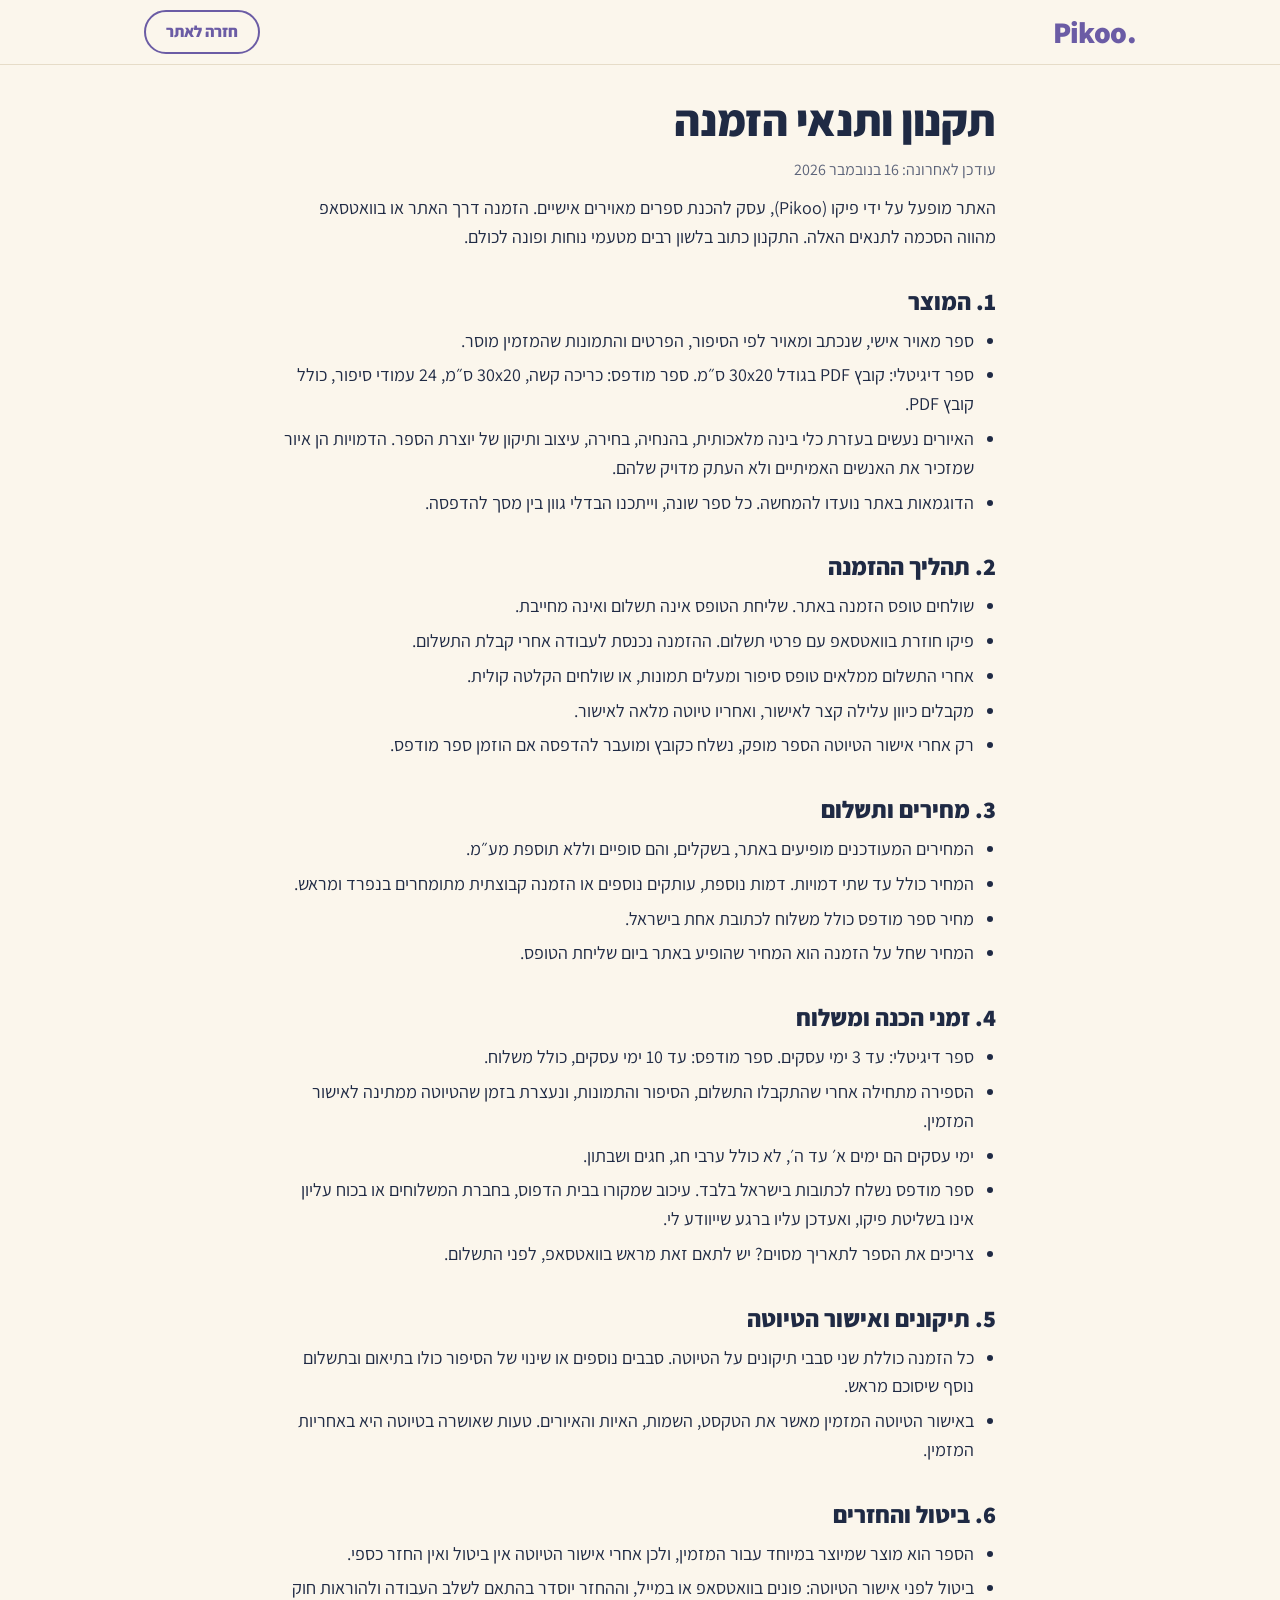
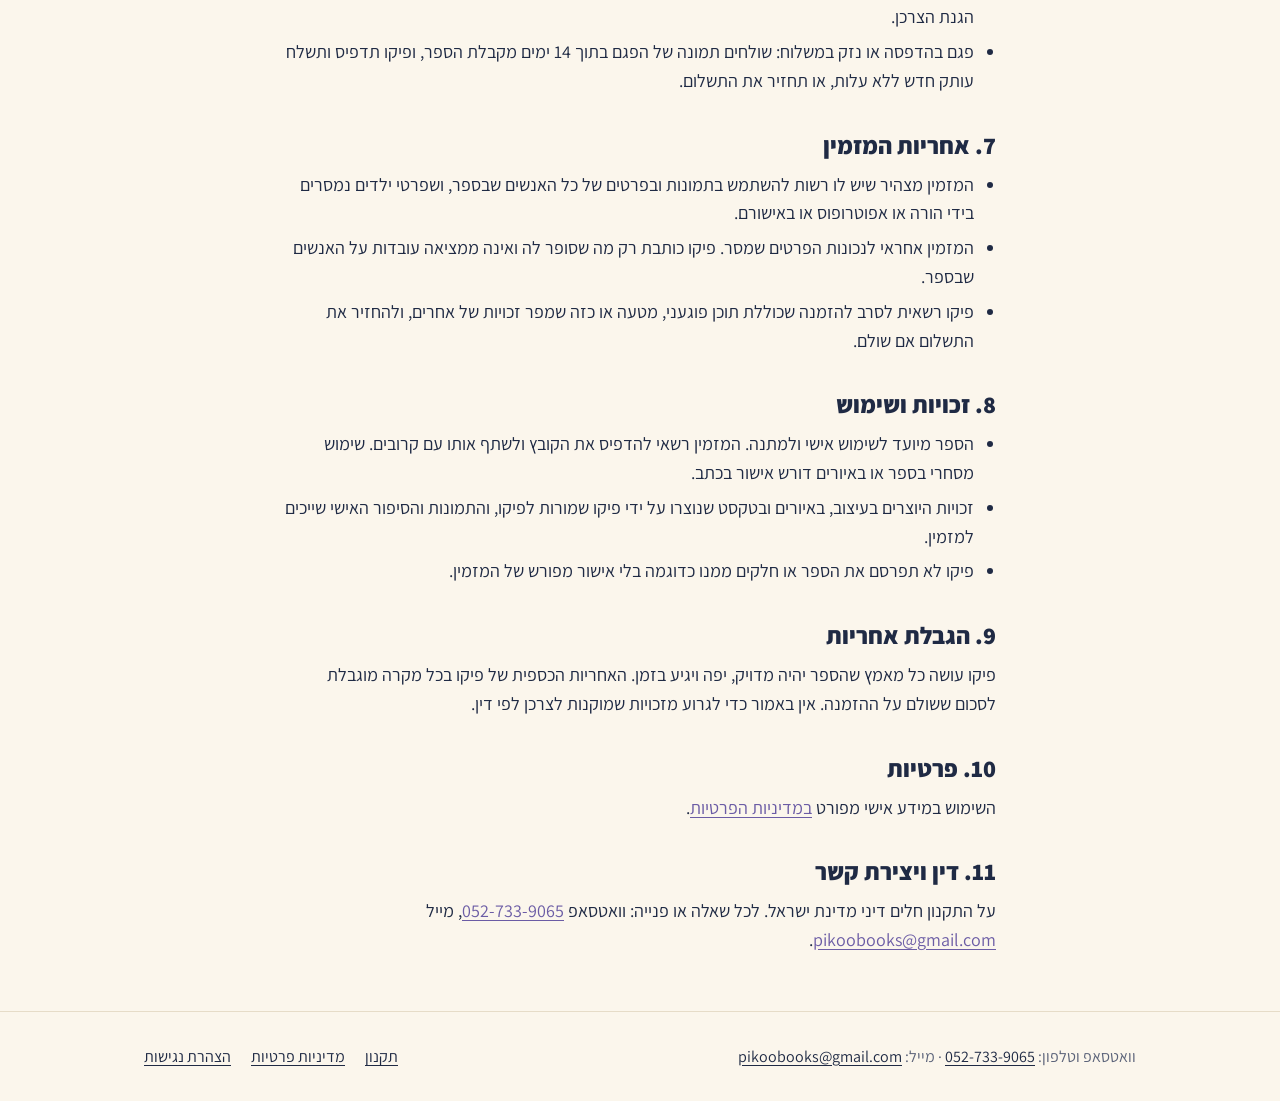
<file: terms.html>
<!doctype html>
<html lang="he" dir="rtl">
<head>
<meta charset="utf-8">
<meta name="viewport" content="width=device-width,initial-scale=1">
<title>תקנון ותנאי הזמנה | פיקו Pikoo</title>
<meta name="description" content="תנאי ההזמנה של פיקו: תהליך, מחירים ותשלום, זמני הכנה ומשלוח, תיקונים, ביטולים וזכויות.">
<link rel="icon" href="favicon.svg" type="image/svg+xml">
<link rel="stylesheet" href="css/site.css">
</head>
<body>
<a class="skip" href="#main">דילוג לתוכן</a>
<header class="top"><div class="wrap">
  <a class="mark" href="./" aria-label="Pikoo, לדף הבית">Pikoo.</a>
  <a class="btn small ghost" href="./">חזרה לאתר</a>
</div></header>
<main id="main"><div class="wrap doc">
<h1>תקנון ותנאי הזמנה</h1>
<p class="updated">עודכן לאחרונה: 16 בנובמבר 2026</p>
<p>האתר מופעל על ידי פיקו (Pikoo), עסק להכנת ספרים מאוירים אישיים. הזמנה דרך האתר או בוואטסאפ מהווה הסכמה לתנאים האלה. התקנון כתוב בלשון רבים מטעמי נוחות ופונה לכולם.</p>

<h2>1. המוצר</h2>
<ul>
<li>ספר מאויר אישי, שנכתב ומאויר לפי הסיפור, הפרטים והתמונות שהמזמין מוסר.</li>
<li>ספר דיגיטלי: קובץ PDF בגודל 30x20 ס״מ. ספר מודפס: כריכה קשה, 30x20 ס״מ, 24 עמודי סיפור, כולל קובץ PDF.</li>
<li>האיורים נעשים בעזרת כלי בינה מלאכותית, בהנחיה, בחירה, עיצוב ותיקון של יוצרת הספר. הדמויות הן איור שמזכיר את האנשים האמיתיים ולא העתק מדויק שלהם.</li>
<li>הדוגמאות באתר נועדו להמחשה. כל ספר שונה, וייתכנו הבדלי גוון בין מסך להדפסה.</li>
</ul>

<h2>2. תהליך ההזמנה</h2>
<ul>
<li>שולחים טופס הזמנה באתר. שליחת הטופס אינה תשלום ואינה מחייבת.</li>
<li>פיקו חוזרת בוואטסאפ עם פרטי תשלום. ההזמנה נכנסת לעבודה אחרי קבלת התשלום.</li>
<li>אחרי התשלום ממלאים טופס סיפור ומעלים תמונות, או שולחים הקלטה קולית.</li>
<li>מקבלים כיוון עלילה קצר לאישור, ואחריו טיוטה מלאה לאישור.</li>
<li>רק אחרי אישור הטיוטה הספר מופק, נשלח כקובץ ומועבר להדפסה אם הוזמן ספר מודפס.</li>
</ul>

<h2>3. מחירים ותשלום</h2>
<ul>
<li>המחירים המעודכנים מופיעים באתר, בשקלים, והם סופיים וללא תוספת מע״מ.</li>
<li>המחיר כולל עד שתי דמויות. דמות נוספת, עותקים נוספים או הזמנה קבוצתית מתומחרים בנפרד ומראש.</li>
<li>מחיר ספר מודפס כולל משלוח לכתובת אחת בישראל.</li>
<li>המחיר שחל על הזמנה הוא המחיר שהופיע באתר ביום שליחת הטופס.</li>
</ul>

<h2>4. זמני הכנה ומשלוח</h2>
<ul>
<li>ספר דיגיטלי: עד 3 ימי עסקים. ספר מודפס: עד 10 ימי עסקים, כולל משלוח.</li>
<li>הספירה מתחילה אחרי שהתקבלו התשלום, הסיפור והתמונות, ונעצרת בזמן שהטיוטה ממתינה לאישור המזמין.</li>
<li>ימי עסקים הם ימים א׳ עד ה׳, לא כולל ערבי חג, חגים ושבתון.</li>
<li>ספר מודפס נשלח לכתובות בישראל בלבד. עיכוב שמקורו בבית הדפוס, בחברת המשלוחים או בכוח עליון אינו בשליטת פיקו, ואעדכן עליו ברגע שייוודע לי.</li>
<li>צריכים את הספר לתאריך מסוים? יש לתאם זאת מראש בוואטסאפ, לפני התשלום.</li>
</ul>

<h2>5. תיקונים ואישור הטיוטה</h2>
<ul>
<li>כל הזמנה כוללת שני סבבי תיקונים על הטיוטה. סבבים נוספים או שינוי של הסיפור כולו בתיאום ובתשלום נוסף שיסוכם מראש.</li>
<li>באישור הטיוטה המזמין מאשר את הטקסט, השמות, האיות והאיורים. טעות שאושרה בטיוטה היא באחריות המזמין.</li>
</ul>

<h2>6. ביטול והחזרים</h2>
<ul>
<li>הספר הוא מוצר שמיוצר במיוחד עבור המזמין, ולכן אחרי אישור הטיוטה אין ביטול ואין החזר כספי.</li>
<li>ביטול לפני אישור הטיוטה: פונים בוואטסאפ או במייל, וההחזר יוסדר בהתאם לשלב העבודה ולהוראות חוק הגנת הצרכן.</li>
<li>פגם בהדפסה או נזק במשלוח: שולחים תמונה של הפגם בתוך 14 ימים מקבלת הספר, ופיקו תדפיס ותשלח עותק חדש ללא עלות, או תחזיר את התשלום.</li>
</ul>

<h2>7. אחריות המזמין</h2>
<ul>
<li>המזמין מצהיר שיש לו רשות להשתמש בתמונות ובפרטים של כל האנשים שבספר, ושפרטי ילדים נמסרים בידי הורה או אפוטרופוס או באישורם.</li>
<li>המזמין אחראי לנכונות הפרטים שמסר. פיקו כותבת רק מה שסופר לה ואינה ממציאה עובדות על האנשים שבספר.</li>
<li>פיקו רשאית לסרב להזמנה שכוללת תוכן פוגעני, מטעה או כזה שמפר זכויות של אחרים, ולהחזיר את התשלום אם שולם.</li>
</ul>

<h2>8. זכויות ושימוש</h2>
<ul>
<li>הספר מיועד לשימוש אישי ולמתנה. המזמין רשאי להדפיס את הקובץ ולשתף אותו עם קרובים. שימוש מסחרי בספר או באיורים דורש אישור בכתב.</li>
<li>זכויות היוצרים בעיצוב, באיורים ובטקסט שנוצרו על ידי פיקו שמורות לפיקו, והתמונות והסיפור האישי שייכים למזמין.</li>
<li>פיקו לא תפרסם את הספר או חלקים ממנו כדוגמה בלי אישור מפורש של המזמין.</li>
</ul>

<h2>9. הגבלת אחריות</h2>
<p>פיקו עושה כל מאמץ שהספר יהיה מדויק, יפה ויגיע בזמן. האחריות הכספית של פיקו בכל מקרה מוגבלת לסכום ששולם על ההזמנה. אין באמור כדי לגרוע מזכויות שמוקנות לצרכן לפי דין.</p>

<h2>10. פרטיות</h2>
<p>השימוש במידע אישי מפורט <a href="privacy.html">במדיניות הפרטיות</a>.</p>

<h2>11. דין ויצירת קשר</h2>
<p>על התקנון חלים דיני מדינת ישראל. לכל שאלה או פנייה: וואטסאפ <a href="https://wa.me/972527339065"><bdi dir="ltr">052-733-9065</bdi></a>, מייל <a href="mailto:pikoobooks@gmail.com"><bdi dir="ltr">pikoobooks@gmail.com</bdi></a>.</p>
</div></main>
<footer class="foot plain"><div class="wrap">
  <div><p>וואטסאפ וטלפון: <a href="https://wa.me/972527339065"><bdi dir="ltr">052-733-9065</bdi></a> · מייל: <a href="mailto:pikoobooks@gmail.com"><bdi dir="ltr">pikoobooks@gmail.com</bdi></a></p></div>
  <nav aria-label="קישורי מידע"><a href="terms.html">תקנון</a><a href="privacy.html">מדיניות פרטיות</a><a href="accessibility.html">הצהרת נגישות</a></nav>
</div></footer>
</body>
</html>
</file>
<file: css/site.css>
/* Pikoo — shared styles. Tokens and rules follow DESIGN.md */
@font-face{font-family:"Assistant";font-style:normal;font-display:swap;font-weight:200 800;src:url(../fonts/assistant-hebrew.woff2) format("woff2");unicode-range:U+0307-0308,U+0590-05FF,U+200C-2010,U+20AA,U+25CC,U+FB1D-FB4F}
@font-face{font-family:"Assistant";font-style:normal;font-display:swap;font-weight:200 800;src:url(../fonts/assistant-latin.woff2) format("woff2");unicode-range:U+0000-00FF,U+0131,U+0152-0153,U+02BB-02BC,U+02C6,U+02DA,U+02DC,U+0304,U+0308,U+0329,U+2000-206F,U+20AC,U+2122,U+2191,U+2193,U+2212,U+2215,U+FEFF,U+FFFD}

:root{
  --bg:#FBF6EC;--paper:#fff;--ink:#1F2A44;--muted:#5B6379;--line:#E6DCC8;
  --accent:#6B5CA5;--accent-hover:#5A4C91;--accent-ink:#fff;--soft:#F1ECF8;--gold:#C98B3C;
  --wa:#137A3F;--wa-ink:#fff;--warn:#9A3B2E;--ok:#2F7D5B;
  --shadow-book:0 14px 34px rgba(31,42,68,.22);
  --r-s:12px;--r-l:20px;--r-pill:999px;
  --w:1040px;--w-text:640px;
}
@media (prefers-color-scheme:dark){:root:not([data-theme="light"]){
  --bg:#171A2B;--paper:#20243A;--ink:#F2EBDD;--muted:#AEB4C8;--line:#343A58;
  --accent:#B3A6E8;--accent-hover:#C6BCF0;--accent-ink:#171A2B;--soft:#2A2842;--gold:#E0A55A;
  --wa:#3DBE73;--wa-ink:#10241A;--warn:#F0A090;--ok:#6FCF9C;
  --shadow-book:0 14px 34px rgba(0,0,0,.5);color-scheme:dark}}

*{box-sizing:border-box}
html{scroll-behavior:smooth;scroll-padding-top:76px;-webkit-text-size-adjust:100%}
@media (prefers-reduced-motion:reduce){html{scroll-behavior:auto}*{transition:none!important;animation:none!important}}
body{margin:0;background:var(--bg);color:var(--ink);font:18px/1.6 "Assistant",system-ui,-apple-system,"Segoe UI",Arial,sans-serif;-webkit-font-smoothing:antialiased}
img,video{max-width:100%;height:auto;display:block}
h1,h2,h3{line-height:1.12;margin:0;font-weight:800;text-wrap:balance}
h1{font-size:clamp(36px,8vw,56px);line-height:1.08;letter-spacing:-.01em}
h2{font-size:clamp(28px,5.4vw,40px)}
h3{font-size:22px;line-height:1.3}
p{margin:0}
a{color:var(--accent);text-underline-offset:3px}
a:focus-visible,button:focus-visible,summary:focus-visible,video:focus-visible{outline:3px solid var(--accent);outline-offset:2px;border-radius:4px}
.wrap{max-width:var(--w);margin-inline:auto;padding-inline:16px}
.sr{position:absolute!important;width:1px;height:1px;margin:-1px;overflow:hidden;clip:rect(0 0 0 0);white-space:nowrap}
.hp,input.hp{position:absolute!important;width:1px!important;height:1px!important;margin:-1px!important;padding:0!important;border:0!important;overflow:hidden!important;clip:rect(0 0 0 0)!important;white-space:nowrap;opacity:0;pointer-events:none;inset-inline-start:0;top:0}
.skip{position:absolute;inset-inline-start:16px;top:-80px;z-index:50;background:var(--ink);color:var(--bg);padding:10px 16px;border-radius:var(--r-s);font-weight:700}
.skip:focus{top:8px}
.lead{color:var(--muted);font-size:19px;max-width:var(--w-text)}
.hint{color:var(--muted);font-size:16px;font-weight:400}
.bar{display:block;width:64px;height:5px;background:var(--gold);margin-bottom:16px;border-radius:3px}

/* header */
.top{position:sticky;top:0;z-index:20;background:var(--bg);border-bottom:1px solid var(--line)}
.top .wrap{display:flex;align-items:center;justify-content:space-between;gap:16px;min-height:64px}
.mark{font-weight:800;font-size:30px;line-height:1;color:var(--accent);direction:ltr;text-decoration:none;letter-spacing:-.02em}
.nav{display:none;gap:24px}
.nav a{color:var(--ink);text-decoration:none;font-weight:700;font-size:17px;padding:8px 0}
.nav a:hover{color:var(--accent)}

/* buttons */
.btn{font:inherit;font-weight:800;display:inline-flex;align-items:center;justify-content:center;gap:8px;min-height:52px;text-align:center;text-decoration:none;cursor:pointer;border:2px solid var(--accent);background:var(--accent);color:var(--accent-ink);padding:10px 28px;border-radius:var(--r-pill);font-size:18px;transition:background .15s,border-color .15s,transform .15s}
.btn:hover{background:var(--accent-hover);border-color:var(--accent-hover)}
.btn:active{transform:translateY(1px)}
.btn.ghost{background:transparent;color:var(--accent)}
.btn.ghost:hover{background:var(--soft)}
.btn.wa{background:var(--wa);border-color:var(--wa);color:var(--wa-ink)}
.btn.wa:hover{filter:brightness(.92)}
.btn.small{min-height:44px;padding:6px 20px;font-size:16px}
.btn:disabled{opacity:.6;cursor:wait}
.btn svg{flex:none}

section{padding-block:48px}
.sec-head{margin-bottom:24px}
.sec-head .lead{margin-top:10px}

/* hero */
.hero{display:grid;gap:28px;padding-block:28px 40px}
.hero .lead{margin-top:16px}
.offer{display:flex;gap:8px;flex-wrap:wrap;margin-top:20px}
.offer span{background:var(--soft);border-radius:var(--r-s);padding:8px 14px;font-weight:700}
.offer s{color:var(--muted);font-weight:400;margin-inline-start:6px}
.cta{display:flex;gap:10px;flex-wrap:wrap;margin-top:20px}
.assure{list-style:none;margin:24px 0 0;padding:0;display:grid;gap:10px;font-size:16px;font-weight:700}
.assure li{display:flex;gap:10px;align-items:center}
.assure svg{flex:none;color:var(--ok)}
.book{margin:0;position:relative}
.book img{border-radius:var(--r-l);box-shadow:var(--shadow-book);width:100%}
.tagline{position:absolute;inset-inline-start:12px;bottom:12px;background:rgba(31,42,68,.86);color:#fff;font-size:14px;font-weight:700;padding:4px 12px;border-radius:var(--r-pill)}

/* why */
.why{display:grid;gap:0}
.why>div{padding-block:20px;border-top:1px solid var(--line)}
.why p{color:var(--muted);margin-top:6px;font-size:17px}

/* gallery */
figure{margin:0}
figcaption{color:var(--muted);font-size:16px;margin-top:10px}
.gallery{display:flex;overflow-x:auto;scroll-snap-type:x mandatory;gap:10px;padding-bottom:8px;margin-inline:-16px;padding-inline:16px;scroll-padding-inline:16px}
.gallery img{flex:0 0 84%;scroll-snap-align:center;border-radius:var(--r-s);width:84%}
.more{display:grid;gap:36px}
.proof2{display:grid;gap:24px;margin-top:28px}
.proof2 video{border-radius:var(--r-l);width:100%;max-width:300px;background:#000;margin-inline:auto}
.proof2 figure{text-align:center}
.quote{background:var(--paper);border:1.5px solid var(--line);border-radius:var(--r-l);padding:24px;margin:0}
.quote p{font-size:22px;font-weight:700;line-height:1.4}
.quote footer{color:var(--muted);font-size:16px;margin-top:12px;border:0;padding:0}
.note{margin-top:16px}

/* steps */
.steps{list-style:none;margin:0;padding:0;display:grid;gap:12px;counter-reset:s}
.steps li{counter-increment:s;background:var(--paper);border:1.5px solid var(--line);border-radius:var(--r-s);padding:20px;display:grid;grid-template-columns:auto 1fr;gap:4px 14px;align-items:start}
.steps li::before{content:counter(s);grid-row:1/3;width:36px;height:36px;border-radius:50%;background:var(--accent);color:var(--accent-ink);display:grid;place-items:center;font-weight:800;font-size:18px}
.steps p{color:var(--muted);font-size:17px;grid-column:2}

/* pricing */
.cards{display:grid;gap:20px}
.card{background:var(--paper);border:2px solid var(--line);border-radius:var(--r-l);padding:24px;display:flex;flex-direction:column}
.card.rec{border-color:var(--accent);position:relative}
.card .tag{position:absolute;top:-14px;inset-inline-start:20px;background:var(--accent);color:var(--accent-ink);font-weight:800;font-size:14px;padding:3px 14px;border-radius:var(--r-pill)}
.price{font-size:44px;font-weight:800;line-height:1;margin:12px 0 4px}
.price s{font-size:20px;color:var(--muted);font-weight:400;margin-inline-start:8px}
.card ul{margin:12px 0 20px;padding:0;list-style:none;color:var(--muted);font-size:17px;display:grid;gap:8px}
.card li{display:flex;gap:10px;align-items:flex-start}
.card li svg{flex:none;margin-top:5px;color:var(--ok)}
.card .btn{margin-top:auto}
.extras{margin-top:20px;color:var(--muted);font-size:16px;max-width:var(--w-text)}

/* form */
.order{display:grid;gap:24px}
.form{background:var(--paper);border:2px solid var(--accent);border-radius:var(--r-l);padding:20px}
.field{display:flex;flex-direction:column;gap:6px;margin:0 0 18px;border:0;padding:0;min-width:0}
label,legend{font-weight:800;padding:0}
legend{margin-bottom:6px}
input[type=text],input[type=tel],select,textarea{font:inherit;color:inherit;background:var(--bg);border:1.5px solid var(--line);border-radius:var(--r-s);padding:12px 14px;width:100%;min-height:50px}
input:focus,select:focus,textarea:focus{outline:3px solid var(--accent);outline-offset:1px}
input[aria-invalid=true]{border-color:var(--warn)}
.err{color:var(--warn);font-size:16px;font-weight:700}
.err:empty{display:none}
.choices{display:flex;gap:8px;flex-wrap:wrap}
.choice{position:relative}
.choice input{position:absolute;opacity:0;inset:0}
.choice label{display:block;border:1.5px solid var(--line);background:var(--bg);border-radius:var(--r-pill);padding:10px 20px;cursor:pointer;font-weight:700}
.choice input:checked+label{background:var(--accent);border-color:var(--accent);color:var(--accent-ink)}
.choice input:focus-visible+label{outline:3px solid var(--accent);outline-offset:2px}
.check{display:flex;gap:10px;align-items:flex-start;margin:0 0 6px;font-size:16px}
.check input{margin-top:4px;width:22px;height:22px;flex:none;accent-color:var(--accent)}
.check label{font-weight:400}
.status{margin-top:12px;font-weight:800;min-height:1.6em}
.status.bad{color:var(--warn)}.status.ok{color:var(--ok)}
.or{display:flex;align-items:center;gap:12px;color:var(--muted);font-size:16px;margin:14px 0}
.or::before,.or::after{content:"";flex:1;height:1px;background:var(--line)}
.next{list-style:none;margin:20px 0 0;padding:0;display:grid;gap:14px;font-size:17px}
.next li{display:flex;gap:12px;align-items:flex-start}
.next svg{flex:none;margin-top:4px;color:var(--accent)}

/* about */
.about{display:grid;gap:24px;align-items:center}
.about img{border-radius:var(--r-l);width:100%;max-width:340px;box-shadow:var(--shadow-book)}
.about .lead+.lead{margin-top:12px}

/* faq */
.faq{max-width:760px}
details{border-bottom:1px solid var(--line)}
details:first-of-type{border-top:1px solid var(--line)}
summary{font-weight:800;cursor:pointer;padding:16px 0;list-style:none;display:flex;justify-content:space-between;gap:16px;align-items:center}
summary::-webkit-details-marker{display:none}
summary::after{content:"";flex:none;width:10px;height:10px;border-right:2.5px solid var(--accent);border-bottom:2.5px solid var(--accent);transform:rotate(45deg);transition:transform .15s;margin-inline-end:4px}
details[open] summary::after{transform:rotate(-135deg)}
details p{color:var(--muted);padding-bottom:18px;font-size:17px;max-width:var(--w-text)}

/* closing */
.closing{text-align:center;background:var(--soft);border-radius:var(--r-l);padding:40px 20px;margin-block:24px 56px}
.closing p{color:var(--muted);margin:10px auto 0;max-width:520px}
.closing .cta{justify-content:center}

/* footer */
.foot{border-top:1px solid var(--line);padding-block:32px 110px;color:var(--muted);font-size:16px}
.foot .wrap{display:grid;gap:20px}
.foot .mark{font-size:26px}
.foot nav{display:flex;flex-wrap:wrap;gap:6px 20px}
.foot a{color:var(--ink)}
.foot small{font-size:15px}

.sticky{position:fixed;inset-inline:0;bottom:0;z-index:30;background:var(--bg);border-top:1px solid var(--line);padding:10px 16px calc(10px + env(safe-area-inset-bottom,0px));display:flex;gap:10px}
.sticky .btn{flex:1;padding:8px 10px;font-size:17px;min-height:48px}

/* legal pages */
.doc{max-width:760px;padding-block:32px 56px}
.doc h1{font-size:clamp(32px,6vw,44px)}
.doc h2{font-size:24px;margin-top:36px}
.doc p,.doc ul{margin:12px 0 0;font-size:18px}
.doc ul{padding-inline-start:22px}
.doc li{margin-top:6px}
.doc .updated{color:var(--muted);font-size:16px}
.foot.plain{padding-bottom:32px}

@media(min-width:760px){
  .wrap{padding-inline:24px}
  section{padding-block:72px}
  .nav{display:flex}
  .hero{grid-template-columns:1.05fr .95fr;align-items:center;gap:48px;padding-block:56px 64px}
  .why{grid-template-columns:repeat(3,1fr);gap:32px}
  .why>div{border-top:3px solid var(--gold);padding-block:20px 0}
  .gallery{display:grid;grid-template-columns:repeat(3,1fr);overflow:visible;margin-inline:0;padding-inline:0;padding-bottom:0}
  .gallery.four{grid-template-columns:repeat(4,1fr)}
  .gallery img{width:100%}
  .proof2{grid-template-columns:300px 1fr;align-items:center;gap:48px}
  .steps{grid-template-columns:repeat(2,1fr);gap:16px}
  .cards{grid-template-columns:1fr 1fr}
  .order{grid-template-columns:.8fr 1.2fr;gap:48px;align-items:start}
  .form{padding:32px}
  .about{grid-template-columns:340px 1fr;gap:48px}
  .foot{padding-bottom:32px}
  .foot .wrap{grid-template-columns:1fr auto;align-items:start}
  .sticky{display:none}
}
@media(min-width:1000px){.steps{grid-template-columns:repeat(4,1fr)}.steps li{grid-template-columns:1fr}.steps li::before{grid-row:auto;margin-bottom:8px}.steps p{grid-column:1}}
</file>
